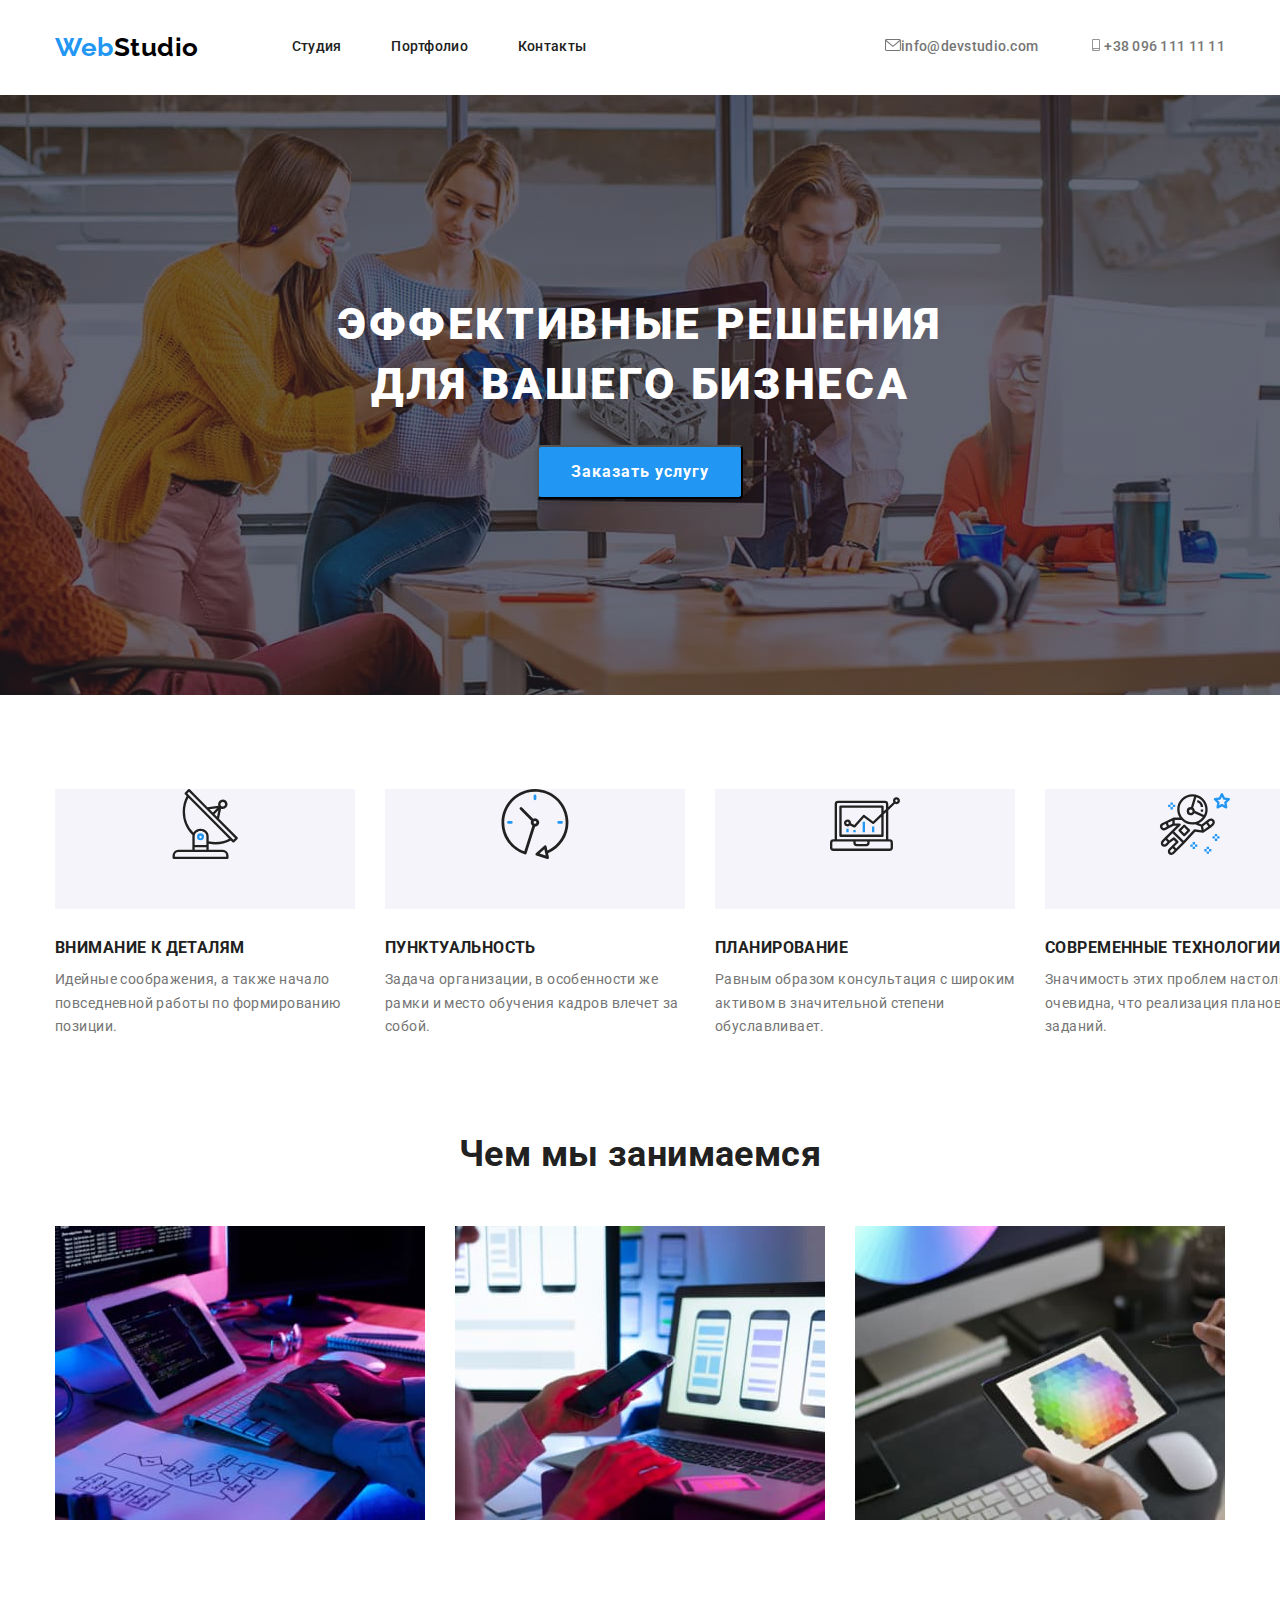
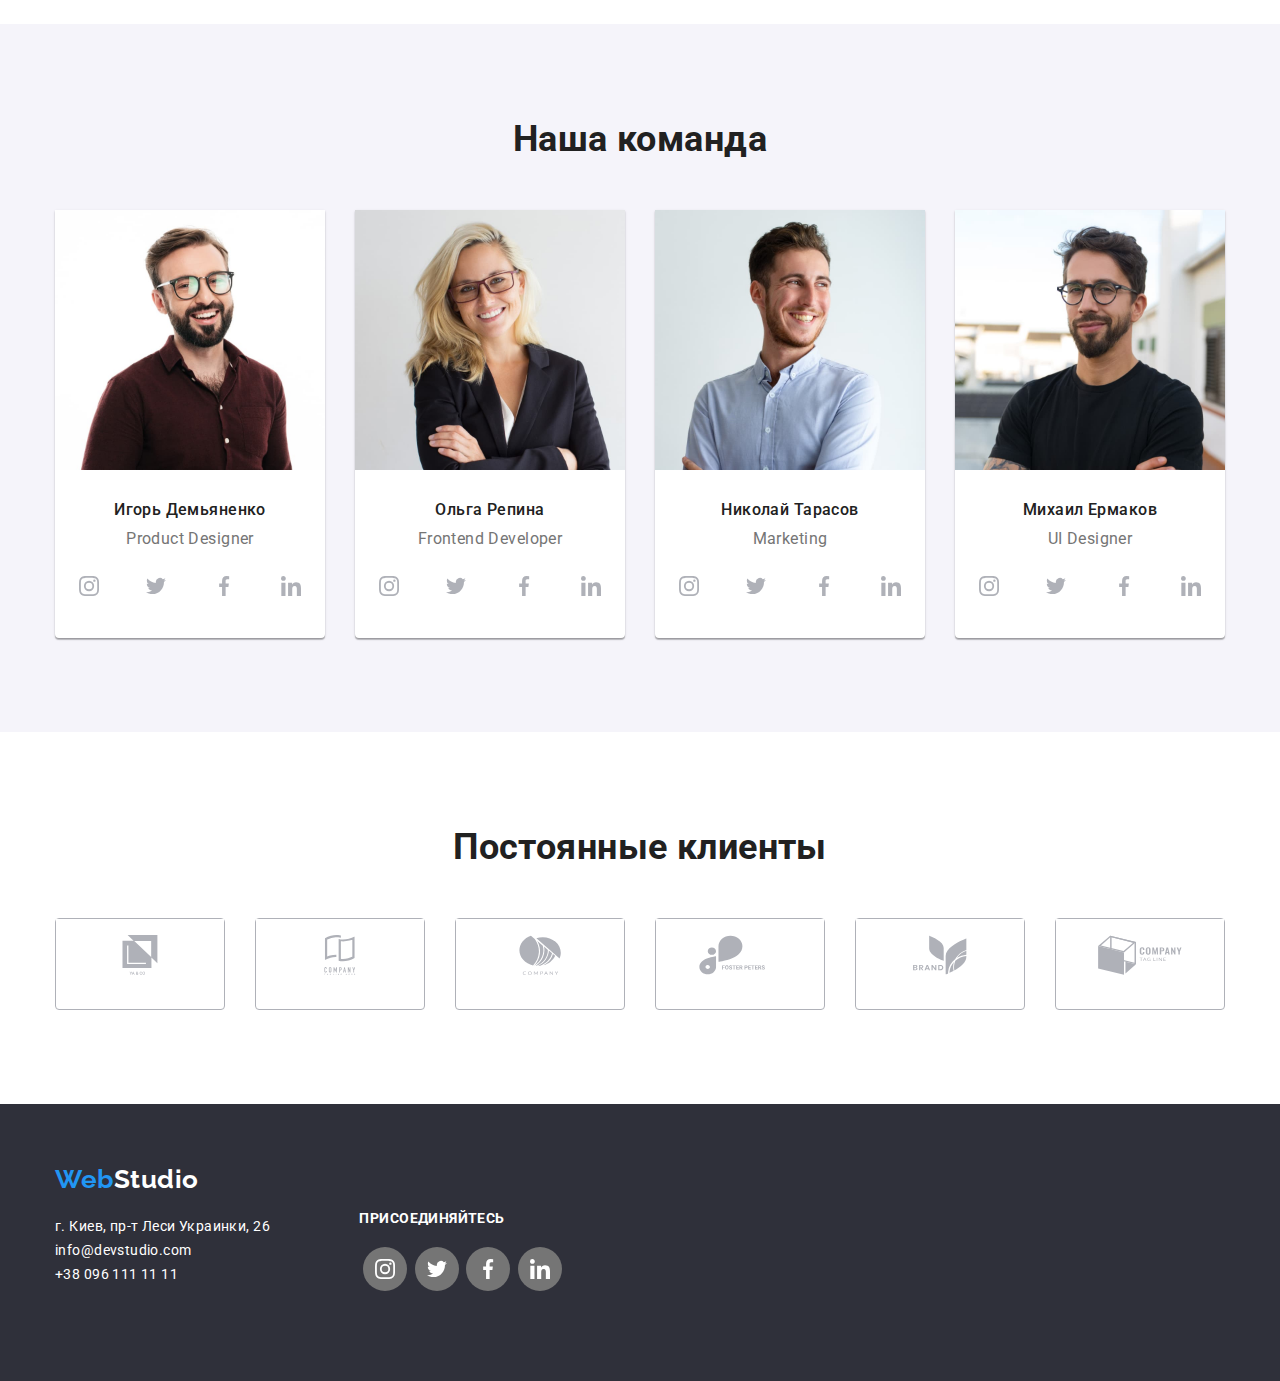
<file: index.html>
<!DOCTYPE html>
<html lang="ru">
<head>
    <meta charset="UTF-8">
    <meta http-equiv="X-UA-Compatible" content="IE=edge">
    <meta name="viewport" content="width=device-width, initial-scale=1.0">
    <title>Document</title>
    <link rel="preconnect" href="https://fonts.gstatic.com">
    <link href="https://fonts.googleapis.com/css2?family=Raleway:wght@700&family=Roboto:wght@400;500;700;900&display=swap"
        rel="stylesheet">
    <link rel="stylesheet" href="https://cdnjs.cloudflare.com/ajax/libs/modern-normalize/1.0.0/modern-normalize.min.css"> 
    <link rel="stylesheet" href="./css/styles.css">
</head>
<body>
    <!-- Header -->
    <header class="page-header">
        <div class="container main-nav"> 
            <nav class="nav-list"> 
                <a href="./index.html" class="link logo-1" lang="en">Web
                    <span class="logo-2">Studio</span>
                </a>
                <ul class="list site-nav">
                    <li class="item"><a href="./index.html" class="link link-external">Студия</a></li>
                    <li class="item"><a href="./portfolio.html" class="link link-external">Портфолио</a></li>
                    <li class="item"><a href="" class="link link-external">Контакты</a></li>                  
                </ul>
            </nav>
            <ul class="list auth-nav">
                <li class="item">
                    <a href="mailto:info@devstudio.com" class="link link-internal">
                        <svg class="icon-nav" width="16px" height="12px">
                            <use href="./images/sprite_1.svg#icon-envelope"></use>
                        </svg>
                        info@devstudio.com</a>
                </li>                    
                <li class="item">
                    <a href="tel:+380961111111" class="link link-internal">
                        <svg class="icon-nav" width="16px" height="12px">
                            <use href="./images/sprite_1.svg#icon-smartphone"></use>
                        </svg>
                        +38 096 111 11 11</a>
                </li>
            </ul>
        </div>
    </header>
    <!-- Contant page -->
    <main> 
        <!-- Hero -->
        <section class="hero">
            <h1 class="hero-title">Эффективные решения для вашего бизнеса</h1>
            <button type="button" class="button">Заказать услугу</button>
        </section>      
         <!-- Features of work -->
        <section class="feature section">
           <div class="container">
                <h2 hidden>Особенности работы</h2>
                <ul class="list feature-list">
                    <li class="item">
                        <div class="icon-container">
                            <svg class="icon" height="70px">
                                <use href="./images/sprite_1.svg#icon-antenna"></use>
                            </svg>
                        </div>
                        <h3 class="feature-title">Внимание к деталям</h3>
                        <p class="feature-description">Идейные соображения, а также начало повседневной работы по формированию позиции.
                        </p>
                    </li>
                    <li class="item">
                        <div class="icon-container">
                            <svg class="icon" height="70px">
                                <use href="./images/sprite_1.svg#icon-clock"></use>
                            </svg>
                        </div>
                        <h3 class="feature-title">Пунктуальность</h3>
                        <p class="feature-description">Задача организации, в особенности же рамки и место обучения кадров влечет за
                            собой.</p>
                    </li>
                    <li class="item">
                        <div class="icon-container">
                            <svg class="icon" height="70px">
                                <use href="./images/sprite_1.svg#icon-diagram"></use>
                            </svg>
                        </div>
                        <h3 class="feature-title">Планирование</h3>
                        <p class="feature-description">Равным образом консультация с широким активом в значительной степени
                            обуславливает.</p>
                    </li>
                    <li class="item">
                        <div class="icon-container">
                            <svg class="icon" height="70px">
                                <use href="./images/sprite_1.svg#icon-astronaut"></use>
                            </svg>
                        </div>
                        <h3 class="feature-title">Современные технологии</h3>
                        <p class="feature-description">Значимость этих проблем настолько очевидна, что реализация плановых заданий.</p>
                    </li>
                </ul>
           </div>
        </section>
        <!-- Our services -->
        <section class="services">
           <div class="container">
                <h2 class="section-title">Чем мы занимаемся</h2>
                <ul class="list list-services">
                    <li class="item">
                        <img src="./images/box_1.jpg" alt="Декстопная разработка" width="370">
                    </li>
                    <li class="item">
                        <img src="./images/box_2.jpg" alt="Мобильная разработка" width="370">
                    </li>
                    <li class="item">
                        <img src="./images/box_3.jpg" alt="Дизайн" width="370">
                    </li>
                </ul>
           </div>
        </section>
        <!-- Team -->
        <section class="team section">
           <div class="container">
                <h2 class="section-title">Наша команда</h2>
                <ul class="list list-team">
                    <li class="item">
                        <img src="./images/photo_1.jpg" alt="Фото продакт дизайнера" width="270">
                        <h3 class="full-name">Игорь Демьяненко</h3>
                        <p class="position">Product Designer</p>
                        <ul class="list-icon">
                            <li class="icon-item">
                                <a href="" class="link social-list-link">
                                    <svg class="social-list-icon" width="20px" height="20px">
                                        <use href="./images/sprite_1.svg#icon-instagram"></use>
                                    </svg>
                                </a>
                            </li>
                            <li>
                                <a href="" class="link social-list-link">
                                    <svg width="20px" height="20px">
                                        <use href="./images/sprite_1.svg#icon-twitter"></use>
                                    </svg>
                                </a>
                            </li>
                            <li>
                                <a href="" class="link social-list-link">
                                    <svg width="20px" height="20px">
                                        <use href="./images/sprite_1.svg#icon-facebook"></use>
                                    </svg>
                                </a>
                            </li>
                            <li>
                                <a href="" class="link social-list-link">
                                    <svg width="20px" height="20px">
                                        <use href="./images/sprite_1.svg#icon-linkedin"></use>
                                    </svg>
                                </a>
                            </li>
                        </ul>
                    </li>
                    <li class="item">
                        <img src="./images/photo_2.jpg" alt="Фото фронтенд девелопера" width="270">
                        <h3 class="full-name">Ольга Репина</h3>
                        <p class="position">Frontend Developer</p>
                        <ul class="list-icon">
                            <li>
                                <a href="" class="link social-list-link">
                                    <svg width="20px" height="20px">
                                        <use href="./images/sprite_1.svg#icon-instagram"></use>
                                    </svg>
                                </a>
                            </li>
                            <li>
                                <a href="" class="link social-list-link">
                                    <svg width="20px" height="20px">
                                        <use href="./images/sprite_1.svg#icon-twitter"></use>
                                    </svg>
                                </a>
                            </li>
                            <li>
                                <a href="" class="link social-list-link">
                                    <svg width="20px" height="20px">
                                        <use href="./images/sprite_1.svg#icon-facebook"></use>
                                    </svg>
                                </a>
                            </li>
                            <li>
                                <a href="" class="link social-list-link">
                                    <svg width="20px" height="20px">
                                        <use href="./images/sprite_1.svg#icon-linkedin"></use>
                                    </svg>
                                </a>
                            </li>
                        </ul>
                        </li>
                    </li>
                    <li class="item">
                        <img src="./images/photo_3.jpg" alt="Фото маркетолога" width="270">
                        <h3 class="full-name">Николай Тарасов</h3>
                        <p class="position">Marketing</p>
                        <ul class="list-icon">
                            <li>
                                <a href="" class="link social-list-link">
                                    <svg width="20px" height="20px">
                                        <use href="./images/sprite_1.svg#icon-instagram"></use>
                                    </svg>
                                </a>
                            </li>
                            <li>
                                <a href="" class="link social-list-link">
                                    <svg width="20px" height="20px">
                                        <use href="./images/sprite_1.svg#icon-twitter"></use>
                                    </svg>
                                </a>
                            </li>
                            <li>
                                <a href="" class="link social-list-link">
                                    <svg width="20px" height="20px">
                                        <use href="./images/sprite_1.svg#icon-facebook"></use>
                                    </svg>
                                </a>
                            </li>
                            <li>
                                <a href="" class="link social-list-link">
                                    <svg width="20px" height="20px">
                                        <use href="./images/sprite_1.svg#icon-linkedin"></use>
                                    </svg>
                                </a>
                            </li>
                        </ul>
                        </li>
                    </li>
                    <li class="item">
                        <img src="./images/photo_4.jpg" alt="Фото дизайнера" width="270">
                        <h3 class="full-name">Михаил Ермаков</h3>
                        <p class="position">UI Designer</p>
                        <ul class="list-icon">
                            <li>
                                <a href="" class="link social-list-link">
                                    <svg width="20px" height="20px">
                                        <use href="./images/sprite_1.svg#icon-instagram"></use>
                                    </svg>
                                </a>
                            </li>
                            <li>
                                <a href="" class="link social-list-link">
                                    <svg width="20px" height="20px">
                                        <use href="./images/sprite_1.svg#icon-twitter"></use>
                                    </svg>
                                </a>
                            </li>
                            <li>
                                <a href="" class="link social-list-link">
                                    <svg width="20px" height="20px">
                                        <use href="./images/sprite_1.svg#icon-facebook"></use>
                                    </svg>
                                </a>
                            </li>
                            <li>
                                <a href="" class="link social-list-link">
                                    <svg width="20px" height="20px">
                                        <use href="./images/sprite_1.svg#icon-linkedin"></use>
                                    </svg>
                                </a>
                            </li>
                        </ul>
                        </li>
                    </li>
                </ul>
           </div>
        </section>
        <!-- Clients -->
        <section class="client section">
            <div class="container">
                <h2 class="section-title">Постоянные клиенты</h2>
                <ul class="list list-client">
                    <li class="client-item">
                        <a href="" class="link link-client">
                            <svg height="40px">
                                <use href="./images/sprite_1.svg#icon-client_1"></use>
                            </svg>
                        </a>
                    </li>
                    <li class="client-item">
                        <a href="" class="link link-client">
                            <svg height="40px">
                                <use href="./images/sprite_1.svg#icon-client_2"></use>
                            </svg>
                        </a>
                    </li>
                    <li class="client-item">
                        <a href="" class="link link-client">
                            <svg height="40px">
                                <use href="./images/sprite_1.svg#icon-client_3"></use>
                            </svg>
                        </a>
                    </li>
                    <li class="client-item">
                        <a href="" class="link link-client">
                            <svg height="40px">
                                <use href="./images/sprite_1.svg#icon-client_4"></use>
                            </svg>
                        </a>
                    </li>
                    <li class="client-item">
                        <a href="" class="link link-client">
                            <svg height="40px">
                                <use href="./images/sprite_1.svg#icon-client_5"></use>
                            </svg>
                        </a>
                    </li>
                    <li class="client-item">
                        <a href="" class="link link-client">
                            <svg height="40px">
                                <use href="./images/sprite_1.svg#icon-client_6"></use>
                            </svg>
                        </a>
                    </li>
                </ul>
            </div>
        </section>
    </main>
    <!-- Footer -->
    <footer class="contacs">
        <div class="container">
            <div class="contacs-address">
                <a href="./index.html" class="link logo-1" lang="en">Web
                    <span class="logo-3">Studio</span>
                </a>
                <address class="contacs-item">
                    <ul class="list">
                        <li>
                            <p class="address">г. Киев, пр-т Леси Украинки, 26</p>
                        </li>
                        <li>
                            <a href="mailto:info@devstudio.com" class="address">info@devstudio.com</a>
                        </li>
                        <li>
                            <a href="tel:+380961111111" class="address">+38 096 111 11 11</a>
                        </li>
                    </ul>
                </address>
            </div>
            <div class="contacs-link">
                <h3 class="contact-title">Присоединяйтесь</h3>
                <ul class="list-icon">
                    <li>
                        <a href="" class="link contact-list-link">
                            <svg width="20px" height="20px">
                                <use href="./images/sprite_1.svg#icon-instagram"></use>
                            </svg>
                        </a>
                    </li>
                    <li>
                        <a href="" class="link contact-list-link">
                            <svg width="20px" height="20px">
                                <use href="./images/sprite_1.svg#icon-twitter"></use>
                            </svg>
                        </a>
                    </li>
                    <li>
                        <a href="" class="link contact-list-link">
                            <svg width="20px" height="20px">
                                <use href="./images/sprite_1.svg#icon-facebook"></use>
                            </svg>
                        </a>
                    </li>
                    <li>
                        <a href="" class="link contact-list-link">
                            <svg width="20px" height="20px">
                                <use href="./images/sprite_1.svg#icon-linkedin"></use>
                            </svg>
                        </a>
                    </li>
                </ul>
            </div>           
        </div>
    </footer>
</body>
</html>
</file>
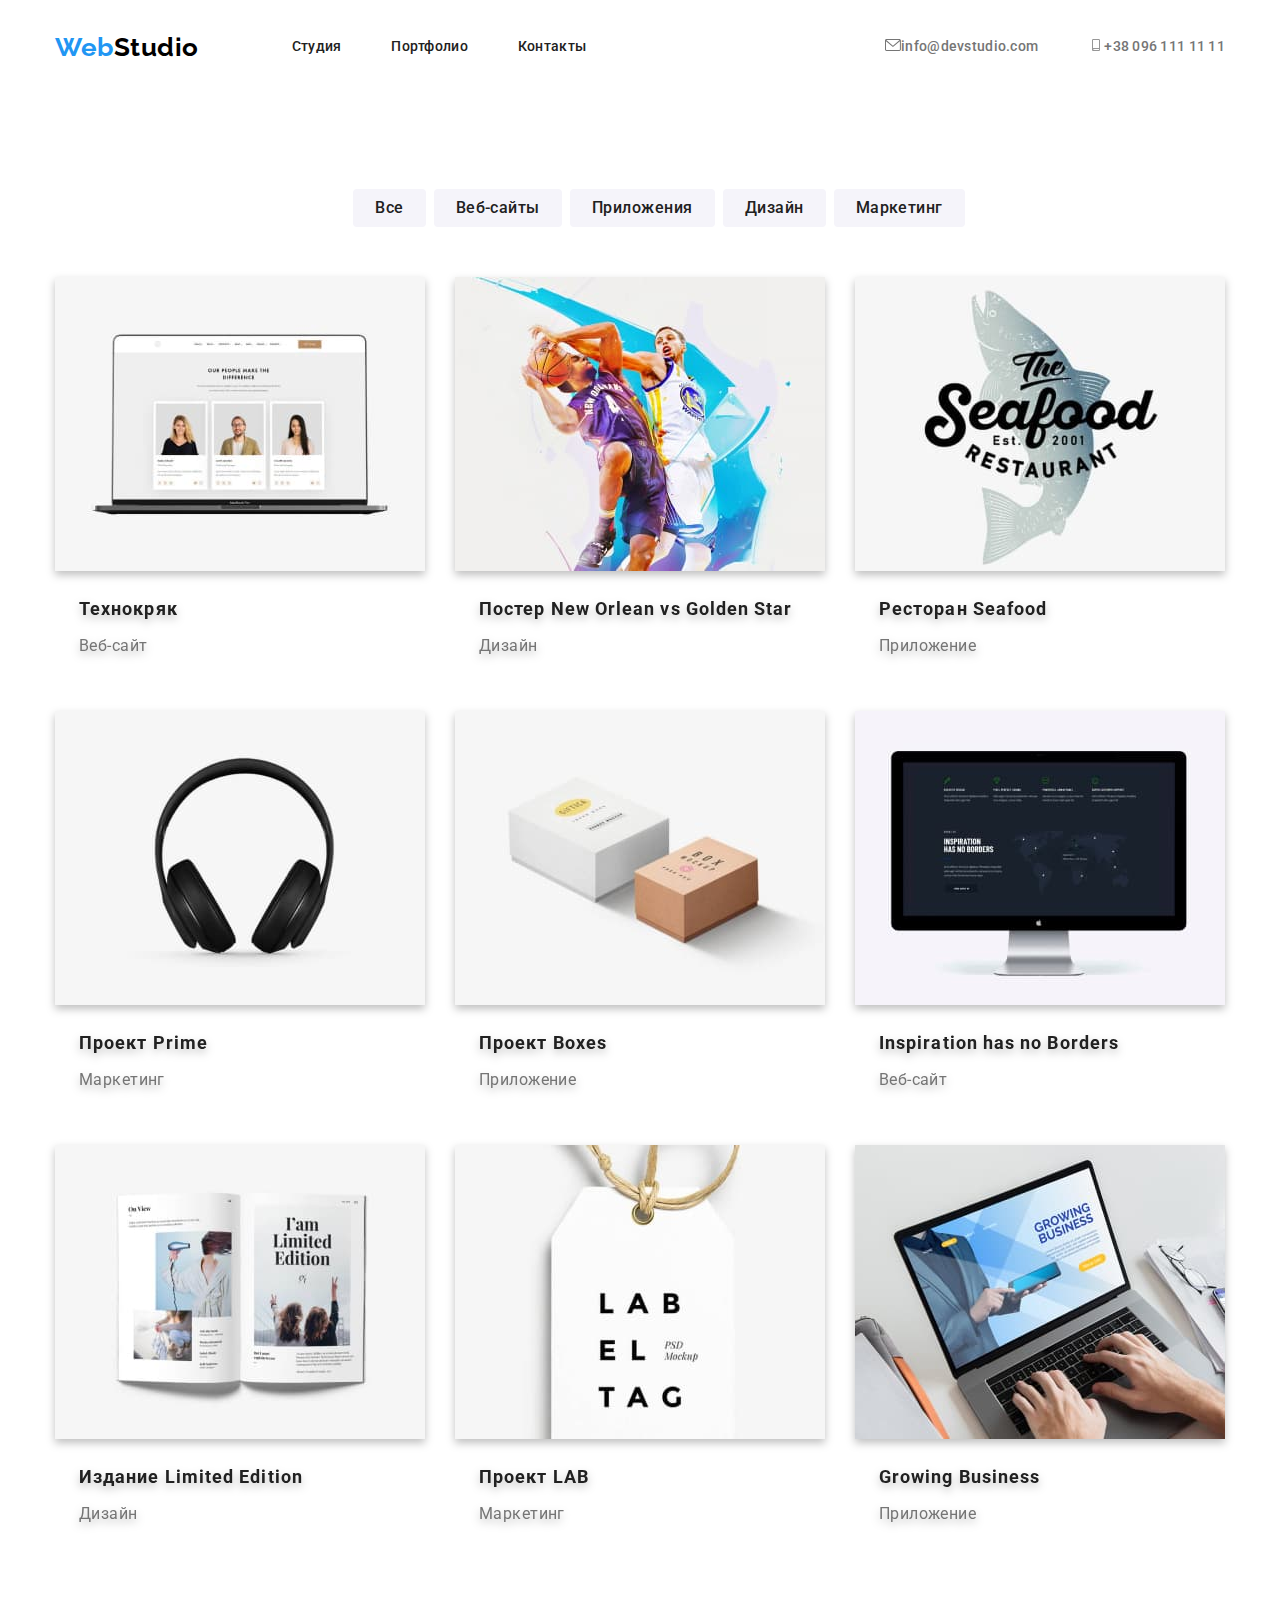
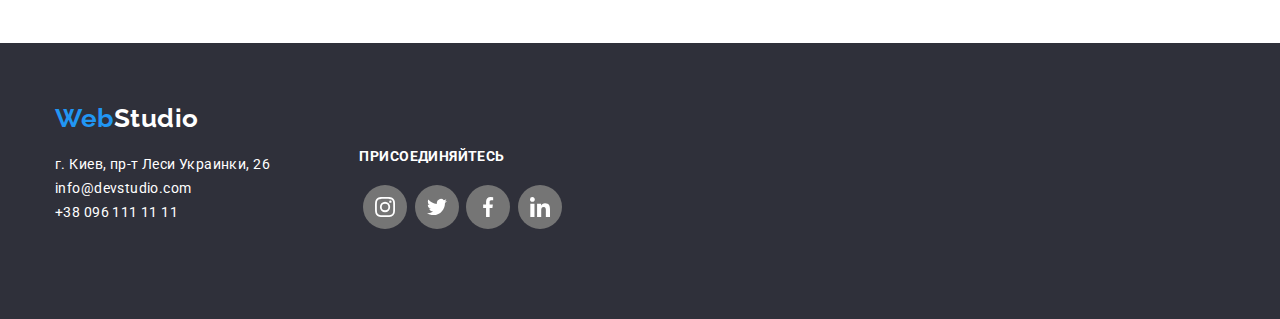
<file: portfolio.html>
<!DOCTYPE html>
<html lang="ru">
<head>
    <meta charset="UTF-8">
    <meta http-equiv="X-UA-Compatible" content="IE=edge">
    <meta name="viewport" content="width=device-width, initial-scale=1.0">
    <title>Document</title>
    <link rel="preconnect" href="https://fonts.gstatic.com">
    <link href="https://fonts.googleapis.com/css2?family=Raleway:wght@700&family=Roboto:wght@400;500;700;900&display=swap"
        rel="stylesheet">
    <link rel="stylesheet" href="https://cdnjs.cloudflare.com/ajax/libs/modern-normalize/1.0.0/modern-normalize.min.css">
    <link rel="stylesheet" href="./css/styles.css">
</head>
<body>
    <!-- Header -->
    <header class="page-header">
        <div class="container main-nav">
            <nav class="nav-list">
                <a href="./index.html" class="link logo-1" lang="en">Web
                    <span class="logo-2">Studio</span>
                </a>
                <ul class="list site-nav">
                    <li class="item"><a href="./index.html" class="link link-external">Студия</a></li>
                    <li class="item"><a href="./portfolio.html" class="link link-external">Портфолио</a></li>
                    <li class="item"><a href="" class="link link-external">Контакты</a></li>
                </ul>
            </nav>
            <ul class="list auth-nav">
                <li class="item">
                    <a href="mailto:info@devstudio.com" class="link link-internal">
                        <svg class="icon-nav" width="16px" height="12px">
                            <use href="./images/sprite.svg#icon-envelope"></use>
                        </svg>
                        info@devstudio.com</a>
                </li>
                <li class="item">
                    <a href="tel:+380961111111" class="link link-internal">
                        <svg class="icon-nav" width="16px" height="12px">
                            <use href="./images/sprite.svg#icon-smartphone"></use>
                        </svg>
                        +38 096 111 11 11</a>
                </li>
            </ul>
        </div>
    </header>
    <!-- Contant page -->
    <main class="contant-page">
        <div class="container">
            <!-- Our projects -->
            <section class="filter">
                <div class="container">
                    <h1 hidden>Фильтр</h1>
                    <ul class="list filter-list">
                        <li >
                            <button type="button" class="button-filter">Все</button>
                        </li>
                        <li>
                            <button type="button" class="button-filter">Веб-сайты</button>
                        </li>
                        <li>
                            <button type="button" class="button-filter">Приложения</button>
                        </li>
                        <li>
                            <button type="button" class="button-filter">Дизайн</button>
                        </li>
                        <li>
                            <button type="button" class="button-filter">Маркетинг</button>
                        </li>
                    </ul>
                </div>
                <ul class="list card-list">
                    <li class="item">
                        <a href="" class="card">
                            <div class="card-thumb">
                                <img src="./images/project_1.jpg" alt="Пример проекта" width="370">
                            </div>
                            <div class="card-content">
                                    <h2 class="project-name">Технокряк</h2>
                                    <p class="project-type">Веб-сайт</p>
                            </div>
                        </a>
                    </li>
                    <li class="item">
                        <a href="" class="card">
                            <div class="card-thumb">
                                <img src="./images/project_2.jpg" alt="Пример проекта" width="370">
                            </div>
                            <div class="card-content">
                                <h2 class="project-name">Постер New Orlean vs Golden Star</h2>
                                <p class="project-type">Дизайн</p>
                            </div>
                        </a>
                    </li>
                    <li class="item">
                        <a href="" class="card">
                            <div class="card-thumb">
                                <img src="./images/project_3.jpg" alt="Пример проекта" width="370">
                            </div>
                            <div class="card-content">
                                <h2 class="project-name">Ресторан Seafood</h2>
                                <p class="project-type">Приложение</p>
                            </div>
                        </a>
                    </li>
                    <li class="item">
                        <a href="" class="card">
                            <div class="card-thumb">
                                <img src="./images/project_4.jpg" alt="Пример проекта" width="370">
                            </div>
                            <div class="card-content">
                                <h2 class="project-name">Проект Prime</h2>
                                <p class="project-type">Маркетинг</p>
                            </div>
                        </a>
                    </li>
                    <li class="item">
                        <a href="" class="card">
                            <div class="card-thumb">
                                <img src="./images/project_5.jpg" alt="Пример проекта" width="370">
                            </div>
                            <div class="card-content">
                                <h2 class="project-name">Проект Boxes</h2>
                                <p class="project-type">Приложение</p>
                            </div>
                        </a>
                    </li>
                    <li class="item">
                        <a href="" class="card">
                            <div class="card-thumb">
                                <img src="./images/project_6.jpg" alt="Пример проекта" width="370">
                            </div>
                            <div class="card-content">
                                <h2 class="project-name">Inspiration has no Borders</h2>
                                <p class="project-type">Веб-сайт</p>
                            </div>
                        </a>
                    </li>
                    <li class="item">
                        <a href="" class="card">
                            <div class="card-thumb">
                                <img src="./images/project_7.jpg" alt="Пример проекта" width="370">
                            </div>
                            <div class="card-content">
                                <h2 class="project-name">Издание Limited Edition</h2>
                                <p class="project-type">Дизайн</p>
                            </div>
                        </a>
                    </li>
                    <li class="item">
                        <a href="" class="card">
                            <div class="card-thumb">
                                <img src="./images/project_8.jpg" alt="Пример проекта" width="370">
                            </div>
                            <div class="card-content">
                                <h2 class="project-name">Проект LAB</h2>
                                <p class="project-type">Маркетинг</p>
                            </div>
                        </a>
                    </li>
                    <li class="item">
                        <a href="" class="card">
                            <div class="card-thumb">
                                <img src="./images/project_9.jpg" alt="Пример проекта" width="370">
                            </div>
                            <div class="card-content">
                                <h2 class="project-name">Growing Business</h2>
                                <p class="project-type">Приложение</p>
                            </div>
                        </a>
                    </li>
                </ul>
            </section>
        </div>
    </main>
    <!-- Footer -->
    <footer class="contacs">
        <div class="container">
            <div class="contacs-address">
                <a href="./index.html" class="link logo-1" lang="en">Web
                    <span class="logo-3">Studio</span>
                </a>
                <address class="contacs-item">
                    <ul class="list">
                        <li>
                            <p class="address">г. Киев, пр-т Леси Украинки, 26</p>
                        </li>
                        <li>
                            <a href="mailto:info@devstudio.com" class="address">info@devstudio.com</a>
                        </li>
                        <li>
                            <a href="tel:+380961111111" class="address">+38 096 111 11 11</a>
                        </li>
                    </ul>
                </address>
            </div>
            <div class="contacs-link">
                <h3 class="contact-title">Присоединяйтесь</h3>
                <ul class="list-icon">
                    <li>
                        <a href="" class="link contact-list-link">
                            <svg width="20px" height="20px">
                                <use href="./images/sprite_1.svg#icon-instagram"></use>
                            </svg>
                        </a>
                    </li>
                    <li>
                        <a href="" class="link contact-list-link">
                            <svg width="20px" height="20px">
                                <use href="./images/sprite_1.svg#icon-twitter"></use>
                            </svg>
                        </a>
                    </li>
                    <li>
                        <a href="" class="link contact-list-link">
                            <svg width="20px" height="20px">
                                <use href="./images/sprite_1.svg#icon-facebook"></use>
                            </svg>
                        </a>
                    </li>
                    <li>
                        <a href="" class="link contact-list-link">
                            <svg width="20px" height="20px">
                                <use href="./images/sprite_1.svg#icon-linkedin"></use>
                            </svg>
                        </a>
                    </li>
                </ul>
            </div>
        </div>
    </footer>
</body>
</html>
</file>
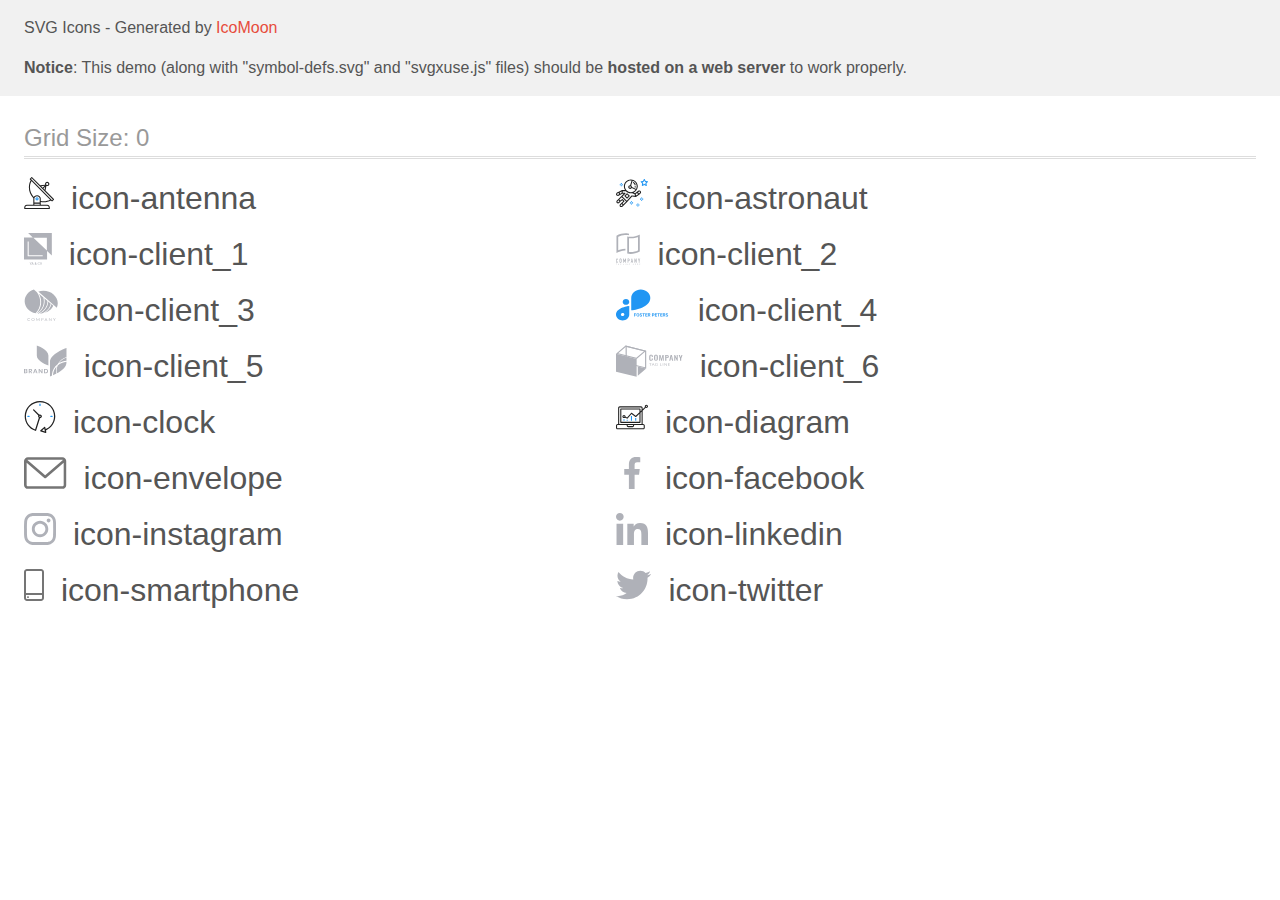
<file: icon/icomoon/demo-external-svg.html>
<!doctype html>
<html>
<head>
    <title>IcoMoon - SVG Icons</title>
    <meta charset="utf-8">
    <meta name="viewport" content="width=device-width, initial-scale=1">
    <link rel="stylesheet" href="demo-files/demo.css">
    <link rel="stylesheet" href="style.css">
</head>
<body>
<header class="bgc1 clearfix">
<div class="mhl">
    <p>SVG Icons - Generated by <a href="https://icomoon.io/app">IcoMoon</a></p><p><strong>Notice</strong>: This demo (along with "symbol-defs.svg" and "svgxuse.js" files) should be <b>hosted on a web server</b> to work properly.</p>
</div>
</header>
    <div class="clearfix mhl ptl">
        <h1 class="mvm mtn fgc1">Grid Size: 0</h1>
        <div class="glyph fs1">
            <div class="clearfix pbs">
                <svg class="icon icon-antenna"><use xlink:href="symbol-defs.svg#icon-antenna"></use></svg><span class="name"> icon-antenna</span>
            </div>
        </div>
        <div class="glyph fs1">
            <div class="clearfix pbs">
                <svg class="icon icon-astronaut"><use xlink:href="symbol-defs.svg#icon-astronaut"></use></svg><span class="name"> icon-astronaut</span>
            </div>
        </div>
        <div class="glyph fs1">
            <div class="clearfix pbs">
                <svg class="icon icon-client_1"><use xlink:href="symbol-defs.svg#icon-client_1"></use></svg><span class="name"> icon-client_1</span>
            </div>
        </div>
        <div class="glyph fs1">
            <div class="clearfix pbs">
                <svg class="icon icon-client_2"><use xlink:href="symbol-defs.svg#icon-client_2"></use></svg><span class="name"> icon-client_2</span>
            </div>
        </div>
        <div class="glyph fs1">
            <div class="clearfix pbs">
                <svg class="icon icon-client_3"><use xlink:href="symbol-defs.svg#icon-client_3"></use></svg><span class="name"> icon-client_3</span>
            </div>
        </div>
        <div class="glyph fs1">
            <div class="clearfix pbs">
                <svg class="icon icon-client_4"><use xlink:href="symbol-defs.svg#icon-client_4"></use></svg><span class="name"> icon-client_4</span>
            </div>
        </div>
        <div class="glyph fs1">
            <div class="clearfix pbs">
                <svg class="icon icon-client_5"><use xlink:href="symbol-defs.svg#icon-client_5"></use></svg><span class="name"> icon-client_5</span>
            </div>
        </div>
        <div class="glyph fs1">
            <div class="clearfix pbs">
                <svg class="icon icon-client_6"><use xlink:href="symbol-defs.svg#icon-client_6"></use></svg><span class="name"> icon-client_6</span>
            </div>
        </div>
        <div class="glyph fs1">
            <div class="clearfix pbs">
                <svg class="icon icon-clock"><use xlink:href="symbol-defs.svg#icon-clock"></use></svg><span class="name"> icon-clock</span>
            </div>
        </div>
        <div class="glyph fs1">
            <div class="clearfix pbs">
                <svg class="icon icon-diagram"><use xlink:href="symbol-defs.svg#icon-diagram"></use></svg><span class="name"> icon-diagram</span>
            </div>
        </div>
        <div class="glyph fs1">
            <div class="clearfix pbs">
                <svg class="icon icon-envelope"><use xlink:href="symbol-defs.svg#icon-envelope"></use></svg><span class="name"> icon-envelope</span>
            </div>
        </div>
        <div class="glyph fs1">
            <div class="clearfix pbs">
                <svg class="icon icon-facebook"><use xlink:href="symbol-defs.svg#icon-facebook"></use></svg><span class="name"> icon-facebook</span>
            </div>
        </div>
        <div class="glyph fs1">
            <div class="clearfix pbs">
                <svg class="icon icon-instagram"><use xlink:href="symbol-defs.svg#icon-instagram"></use></svg><span class="name"> icon-instagram</span>
            </div>
        </div>
        <div class="glyph fs1">
            <div class="clearfix pbs">
                <svg class="icon icon-linkedin"><use xlink:href="symbol-defs.svg#icon-linkedin"></use></svg><span class="name"> icon-linkedin</span>
            </div>
        </div>
        <div class="glyph fs1">
            <div class="clearfix pbs">
                <svg class="icon icon-smartphone"><use xlink:href="symbol-defs.svg#icon-smartphone"></use></svg><span class="name"> icon-smartphone</span>
            </div>
        </div>
        <div class="glyph fs1">
            <div class="clearfix pbs">
                <svg class="icon icon-twitter"><use xlink:href="symbol-defs.svg#icon-twitter"></use></svg><span class="name"> icon-twitter</span>
            </div>
        </div>
  </div>
<script defer src="svgxuse.js"></script>
</body>
</html>
</file>
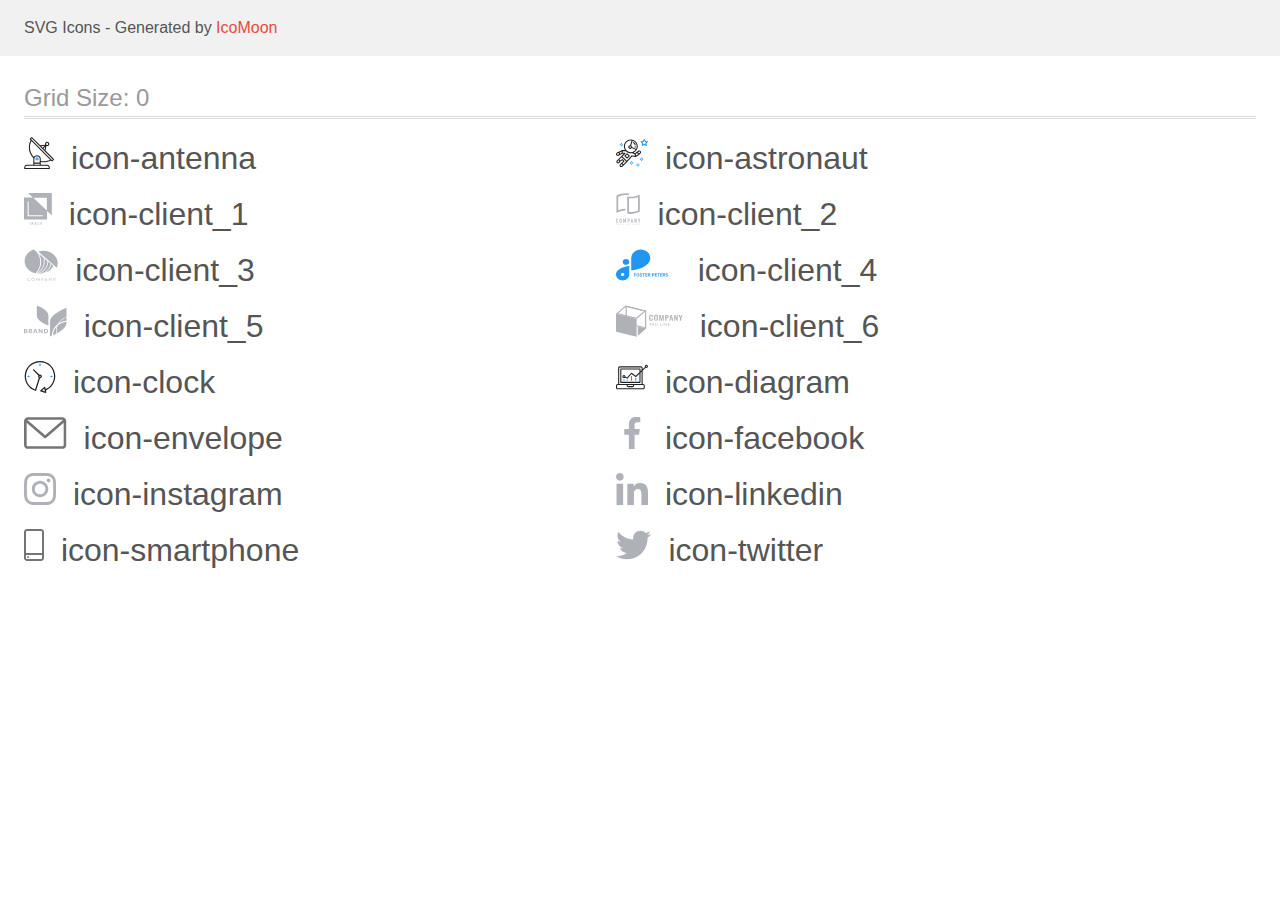
<file: icon/icomoon/demo.html>
<!doctype html>
<html>
<head>
    <title>IcoMoon - SVG Icons</title>
    <meta charset="utf-8">
    <meta name="viewport" content="width=device-width, initial-scale=1">
    <link rel="stylesheet" href="demo-files/demo.css">
    <link rel="stylesheet" href="style.css">
</head>
<body>
<svg aria-hidden="true" style="position: absolute; width: 0; height: 0; overflow: hidden;" version="1.1" xmlns="http://www.w3.org/2000/svg" xmlns:xlink="http://www.w3.org/1999/xlink">
<defs>
<symbol id="icon-antenna" viewBox="0 0 30 32">
<path fill="#212121" style="fill: var(--color1, #212121)" d="M29.859 22.098l-8.443-8.505 0.937-4.616c0.225 0.090 0.485 0.144 0.758 0.146h0.007c0.008 0 0.017 0 0.026 0 1.192 0 2.159-0.967 2.159-2.159s-0.967-2.159-2.159-2.159c-1.192 0-2.159 0.967-2.159 2.159 0 0.259 0.046 0.508 0.13 0.739l-0.005-0.015-4.96 0.606-8.091-8.133c-0.096-0.098-0.229-0.159-0.376-0.16h-0c-0.14 0.001-0.274 0.057-0.373 0.155l-1.512 1.504c-0.096 0.097-0.156 0.23-0.156 0.377s0.060 0.281 0.156 0.377v0l0.814 0.825c-1.143 2.062-1.816 4.522-1.816 7.139 0 4.106 1.656 7.824 4.336 10.525l-0.001-0.001c0.043 0.041 0.092 0.074 0.146 0.097-0.032 0.164-0.051 0.353-0.052 0.546v6.188h-6.4c-1.472 0.001-2.666 1.194-2.667 2.666v1.067c0 0.295 0.239 0.534 0.534 0.534h24.534c0.294 0 0.533-0.239 0.533-0.534v-1.067c-0.002-1.472-1.195-2.665-2.666-2.666h-6.4v-2.742c1.003 0.21 2.024 0.317 3.049 0.32 2.58-0.003 5.005-0.663 7.117-1.822l-0.077 0.039 0.818 0.823c0.099 0.101 0.235 0.159 0.376 0.16 0.14-0.001 0.274-0.057 0.373-0.155l1.512-1.504c0.096-0.097 0.156-0.23 0.156-0.377s-0.060-0.281-0.156-0.377v0zM22.366 6.233c0.193-0.192 0.459-0.31 0.752-0.31 0.589 0 1.067 0.478 1.067 1.066s-0.477 1.066-1.067 1.066c-0 0-0 0-0 0h-0.004c-0.587-0.003-1.061-0.479-1.061-1.066 0-0.295 0.12-0.563 0.314-0.756l0-0h-0.002zM21.11 9.737l-0.598 2.946-1.175-1.183 1.774-1.763zM20.504 8.835l-1.92 1.909-1.486-1.493 3.406-0.416zM23.090 28.8c0.884 0 1.6 0.716 1.6 1.6v0 0.534h-23.466v-0.534c0-0.884 0.716-1.6 1.6-1.6v0h20.267zM15.623 26.666v1.067h-5.334v-1.067h5.334zM10.29 25.6v-4.053c0-1.294 1.196-2.346 2.666-2.346s2.667 1.053 2.667 2.346v4.053h-5.333zM16.69 23.904v-2.357c0-1.882-1.675-3.413-3.733-3.413-0.017-0-0.038-0-0.058-0-1.353 0-2.54 0.707-3.213 1.771l-0.009 0.016c-2.36-2.482-3.812-5.846-3.812-9.55 0-2.314 0.567-4.496 1.569-6.414l-0.036 0.077 18.602 18.709c-1.823 0.947-3.979 1.502-6.266 1.502-1.079 0-2.128-0.124-3.136-0.357l0.093 0.018zM27.979 23.22l-21.057-21.181 0.754-0.752 7.935 7.98c0.004 0 0.006 0.007 0.010 0.010l13.115 13.191-0.757 0.752z"></path>
<path fill="#2196f3" style="fill: var(--color2, #2196f3)" d="M12.961 20.267h-0.005c-0.001 0-0.002 0-0.002 0-0.884 0-1.6 0.716-1.6 1.6s0.715 1.599 1.597 1.6h0.005c0.001 0 0.001 0 0.002 0 0.884 0 1.6-0.716 1.6-1.6s-0.715-1.599-1.598-1.6h-0zM13.334 22.245c-0.096 0.096-0.229 0.155-0.376 0.155-0.295 0-0.534-0.239-0.534-0.534s0.238-0.533 0.532-0.533h0c0.293 0.001 0.531 0.239 0.531 0.533 0 0.148-0.060 0.282-0.157 0.378l-0 0h0.005z"></path>
</symbol>
<symbol id="icon-astronaut" viewBox="0 0 32 32">
<path fill="#2196f3" style="fill: var(--color2, #2196f3)" d="M31.974 4.524c-0.064-0.191-0.227-0.332-0.427-0.362l-0.003-0-1.911-0.278-0.855-1.731c-0.179-0.365-0.777-0.365-0.956 0l-0.855 1.731-1.911 0.278c-0.26 0.039-0.457 0.26-0.457 0.528 0 0.15 0.062 0.285 0.161 0.382l1.383 1.348-0.326 1.903c-0.034 0.2 0.048 0.402 0.212 0.522 0.166 0.12 0.383 0.135 0.562 0.040l1.709-0.899 1.709 0.899c0.072 0.038 0.157 0.061 0.247 0.061 0.295 0 0.534-0.239 0.534-0.534 0-0.031-0.003-0.062-0.008-0.092l0 0.003-0.326-1.903 1.383-1.348c0.099-0.097 0.161-0.233 0.161-0.382 0-0.059-0.009-0.115-0.027-0.168l0.001 0.004zM29.511 5.851c-0.126 0.122-0.183 0.299-0.153 0.472l0.191 1.114-1-0.526c-0.072-0.039-0.158-0.062-0.249-0.062s-0.177 0.023-0.252 0.063l0.003-0.001-1 0.526 0.191-1.114c0.005-0.027 0.008-0.059 0.008-0.091 0-0.149-0.061-0.285-0.16-0.381l-0-0-0.811-0.789 1.119-0.163c0.174-0.025 0.324-0.134 0.402-0.292l0.5-1.013 0.5 1.013c0.078 0.158 0.228 0.267 0.402 0.292l1.119 0.162-0.809 0.79zM26.134 20.522h-1.067v1.067h1.067v-1.067zM26.134 22.656h-1.067v1.066h1.067v-1.066zM27.2 21.589h-1.067v1.067h1.067v-1.067zM25.067 21.589h-1.067v1.067h1.067v-1.067zM22.4 26.389h-1.067v1.067h1.067v-1.067zM22.4 28.523h-1.067v1.067h1.067v-1.067zM23.467 27.456h-1.067v1.067h1.067v-1.067zM21.334 27.456h-1.067v1.067h1.067v-1.067zM16 24.256h-1.066v1.067h1.066v-1.067zM16 26.389h-1.066v1.067h1.066v-1.067zM17.067 25.322h-1.067v1.067h1.067v-1.067zM14.934 25.322h-1.067v1.067h1.067v-1.067zM5.867 6.122h-1.066v1.066h1.066v-1.066zM5.867 8.256h-1.066v1.066h1.066v-1.066zM6.933 7.189h-1.067v1.067h1.066v-1.067zM4.8 7.189h-1.067v1.067h1.067v-1.067z"></path>
<path fill="#212121" style="fill: var(--color1, #212121)" d="M24.715 14.16c-0.28-0.376-0.698-0.636-1.179-0.703l-0.009-0.001c-0.076-0.012-0.164-0.018-0.254-0.018-0.411 0-0.789 0.139-1.090 0.373l0.004-0.003-1.253 0.96-1.898 1.417-1.358-0.541c2.421-1.086 4.113-3.508 4.113-6.32 0-3.823-3.122-6.934-6.961-6.934s-6.961 3.11-6.961 6.934c0 1.386 0.415 2.674 1.12 3.759l-2.768-0.024c-0.009 0-0.016 0.005-0.023 0.005-0.057 0.003-0.11 0.014-0.159 0.033l0.004-0.001c-0.013 0.005-0.026 0.007-0.038 0.013-0.006 0.003-0.013 0.003-0.019 0.006l-3.233 1.596c-0 0-0.001 0-0.001 0.001l-1.893 0.91c-0.024 0.011-0.045 0.023-0.064 0.036l0.001-0.001c-0.482 0.324-0.795 0.867-0.795 1.483 0 0.297 0.073 0.577 0.201 0.823l-0.005-0.010c0.22 0.424 0.592 0.742 1.043 0.885l0.013 0.003c0.161 0.053 0.345 0.083 0.537 0.083 0.308 0 0.598-0.078 0.851-0.216l-0.009 0.005 1.388-0.738 2.264-1.169 1.357-0.008-5.442 5.415c0 0.001-0.001 0.001-0.001 0.001l-1.339 1.333c-0.303 0.299-0.49 0.714-0.49 1.173 0 0.002 0 0.004 0 0.005v-0c0 0.444 0.174 0.863 0.49 1.178 0.301 0.3 0.717 0.485 1.176 0.485 0.001 0 0.002 0 0.004 0h-0c0.428 0 0.854-0.162 1.18-0.485l1.314-1.309 1.741-1.3 0.901 0.897-3.102 3.088c-0.303 0.299-0.491 0.715-0.491 1.174 0 0.001 0 0.003 0 0.004v-0c0 0.445 0.174 0.864 0.49 1.179 0.302 0.3 0.717 0.485 1.176 0.485 0.001 0 0.002 0 0.003 0h-0c0.427 0 0.855-0.162 1.18-0.485l4.488-4.472c0.007-0.006 0.016-0.009 0.022-0.016l5.166-5.658 3.471 0.494c0.025 0.004 0.050 0.006 0.075 0.006 0.065 0 0.127-0.016 0.187-0.038 0.018-0.006 0.033-0.015 0.050-0.023 0.019-0.010 0.039-0.015 0.058-0.027l3.213-2.133c0.012-0.008 0.018-0.021 0.029-0.030 0.013-0.010 0.029-0.014 0.041-0.026l1.271-1.191c0.348-0.326 0.564-0.787 0.564-1.3 0-0.4-0.132-0.769-0.355-1.066l0.003 0.005zM2.13 17.77c-0.098 0.054-0.215 0.086-0.34 0.086-0.078 0-0.153-0.013-0.224-0.036l0.005 0.001c-0.294-0.093-0.504-0.364-0.504-0.683 0-0.236 0.114-0.445 0.29-0.575l0.002-0.001 1.314-0.632 0.316 0.924 0.133 0.389-0.992 0.527zM5.627 15.942l-1.548 0.8-0.255-0.746-0.184-0.537 2.027-1.001-0.040 1.484zM20.727 9.322c0 0.918-0.219 1.785-0.599 2.56l-4.181-1.899c-0.044-0.575-0.342-1.072-0.782-1.384l-0.006-0.004 1.463-4.861c2.378 0.756 4.105 2.974 4.105 5.588zM8.938 9.322c0-3.235 2.644-5.867 5.894-5.867 0.253 0 0.5 0.022 0.745 0.053l-1.432 4.753c-0.019 0-0.037-0.006-0.057-0.006-0 0-0.001 0-0.001 0-1.032 0-1.869 0.835-1.872 1.867v0c0.003 1.031 0.84 1.867 1.872 1.867 0 0 0.001 0 0.001 0h-0c0.695 0 1.295-0.383 1.618-0.944l3.863 1.755c-1.075 1.446-2.795 2.389-4.737 2.389-3.25 0-5.894-2.632-5.894-5.867zM14.895 10.122c0 0.441-0.362 0.8-0.806 0.8-0 0-0.001 0-0.001 0-0.443 0-0.802-0.358-0.804-0.8v-0c0-0.441 0.361-0.8 0.806-0.8s0.806 0.359 0.806 0.8zM2.464 25.146c-0.11 0.109-0.261 0.176-0.428 0.176s-0.317-0.067-0.427-0.175l0 0c-0.109-0.108-0.176-0.257-0.176-0.422s0.067-0.314 0.176-0.422l0-0 0.962-0.959 0.852 0.848-0.959 0.955zM5.678 28.88c-0.11 0.109-0.261 0.176-0.428 0.176s-0.317-0.067-0.427-0.175l0 0c-0.109-0.108-0.176-0.257-0.176-0.422s0.067-0.314 0.176-0.422l0-0 0.963-0.959 0.852 0.848-0.96 0.955zM9.16 25.411l-0.001 0.001-1.765 1.76-0.852-0.848 1.765-1.757c0.040-0.040 0.065-0.088 0.090-0.136 0.007-0.014 0.020-0.026 0.026-0.040 0.016-0.041 0.019-0.085 0.026-0.128 0.003-0.025 0.014-0.048 0.014-0.073 0-0.035-0.013-0.070-0.020-0.105-0.006-0.032-0.006-0.064-0.019-0.096-0.025-0.053-0.055-0.098-0.092-0.138l0 0c-0.010-0.012-0.014-0.027-0.025-0.038h-0.001s0-0.001-0.001-0.002l-1.607-1.6c-0.017-0.017-0.039-0.024-0.058-0.038-0.025-0.021-0.054-0.040-0.084-0.057l-0.003-0.001c-0.027-0.013-0.058-0.024-0.090-0.031l-0.003-0.001c-0.030-0.009-0.065-0.017-0.101-0.020l-0.002-0c-0.007-0-0.015-0.001-0.023-0.001-0.026 0-0.051 0.002-0.075 0.005l0.003-0c-0.036 0.005-0.069 0.009-0.104 0.021-0.036 0.013-0.068 0.028-0.097 0.046l0.002-0.001c-0.020 0.011-0.042 0.015-0.061 0.029l-1.773 1.324-0.901-0.897 2.399-2.386 4.361 4.289-0.928 0.919zM15.979 18.394c-0.015-0.002-0.030 0.004-0.045 0.003-0.008-0-0.017-0.001-0.027-0.001-0.031 0-0.062 0.003-0.092 0.008l0.003-0c-0.070 0.011-0.132 0.035-0.187 0.070l0.002-0.001c-0.030 0.018-0.057 0.037-0.083 0.061-0.013 0.011-0.028 0.016-0.040 0.029l-4.698 5.146-4.328-4.256 2.833-2.818c0.096-0.097 0.156-0.23 0.156-0.377 0-0.295-0.239-0.534-0.534-0.534-0.001 0-0.001 0-0.002 0h0l-2.219 0.013 0.028-1.607 3.104 0.027c1.264 1.297 3.027 2.101 4.978 2.101 0.001 0 0.002 0 0.003 0h-0c0.438 0 0.864-0.046 1.28-0.122 0.040 0.032 0.080 0.064 0.129 0.085l2.41 0.96 0.152 0.759 0.178 0.885-3.003-0.427zM20.020 18.572l-0.313-1.558 1.446-1.080 0.946 1.257-2.080 1.381zM23.774 15.741l-0.838 0.785-0.931-1.237 0.831-0.637c0.155-0.119 0.351-0.168 0.543-0.143 0.193 0.027 0.364 0.128 0.48 0.284 0.088 0.117 0.141 0.265 0.141 0.426 0 0.206-0.087 0.391-0.226 0.521l-0 0z"></path>
<path fill="#212121" style="fill: var(--color1, #212121)" d="M13.602 18.544l-2.143-2.134c-0.096-0.096-0.229-0.155-0.376-0.155s-0.28 0.059-0.376 0.155l-2.143 2.133c-0.097 0.097-0.156 0.23-0.156 0.378s0.060 0.281 0.156 0.378l-0-0 2.142 2.134c0.096 0.096 0.229 0.156 0.376 0.156s0.28-0.059 0.376-0.156v0l2.143-2.134c0.097-0.097 0.157-0.23 0.157-0.378s-0.060-0.281-0.157-0.378l-0-0zM11.083 20.303l-1.387-1.381 1.386-1.381 1.387 1.381-1.387 1.381zM17.164 5.071l-0.258 1.036c0.071 0.018 1.738 0.452 1.738 2.149h1.067c0-2.017-1.666-2.965-2.547-3.184zM19.711 9.322h-1.067v1.066h1.067v-1.066z"></path>
</symbol>
<symbol id="icon-client_1" viewBox="0 0 28 32">
<path fill="#afb1b8" style="fill: var(--color3, #afb1b8)" d="M4.085 0l4.771 4.517-8.857-0.005v21.915h23.149v-8.379l4.766 4.512v-22.559h-23.83zM22.939 17.517l-13.528-12.807h13.528v12.807zM18.739 23.22h-15.076v-14.738h1.066v13.74h14.011v0.997zM7.224 29.345l-0.557 1.147-0.557-1.147h-0.467l0.813 1.529v0.891h0.422v-0.891l0.811-1.529h-0.465zM7.924 31.765l0.196-0.564h0.938l0.197 0.564h0.439l-0.916-2.42h-0.378l-0.914 2.42h0.437zM8.588 29.859l0.351 1.004h-0.701l0.351-1.004zM10.806 30.804c-0.057 0.085-0.091 0.19-0.091 0.303 0 0.001 0 0.003 0 0.004v-0c0 0.204 0.072 0.37 0.214 0.497s0.336 0.19 0.575 0.19c0.239 0 0.445-0.065 0.618-0.195l0.136 0.161h0.468l-0.355-0.421c0.14-0.191 0.209-0.435 0.209-0.733h-0.351c0 0.163-0.034 0.311-0.101 0.444l-0.468-0.552 0.165-0.12c0.1-0.068 0.184-0.152 0.249-0.249l0.002-0.003c0.048-0.079 0.076-0.174 0.076-0.275 0-0.001 0-0.003-0-0.004v0c0-0.003 0-0.006 0-0.009 0-0.149-0.065-0.283-0.169-0.374l-0.001-0c-0.108-0.097-0.251-0.157-0.408-0.157-0.008 0-0.017 0-0.025 0l0.001-0c-0.195 0-0.35 0.056-0.465 0.166s-0.173 0.259-0.173 0.449c0 0.078 0.018 0.157 0.054 0.241 0.038 0.083 0.104 0.184 0.197 0.302-0.179 0.129-0.3 0.24-0.36 0.334zM11.898 31.34c-0.104 0.084-0.237 0.135-0.382 0.136h-0c-0.006 0-0.013 0-0.020 0-0.104 0-0.199-0.040-0.27-0.106l0 0c-0.067-0.066-0.108-0.157-0.108-0.259 0-0.005 0-0.009 0-0.014l-0 0.001c0-0.129 0.067-0.245 0.2-0.346l0.052-0.037 0.528 0.624zM11.464 30.267c-0.114-0.141-0.172-0.257-0.172-0.351 0-0.081 0.024-0.148 0.070-0.201 0.044-0.049 0.107-0.081 0.178-0.081 0.004 0 0.007 0 0.010 0l-0.001-0c0.003-0 0.006-0 0.009-0 0.067 0 0.127 0.026 0.173 0.068l-0-0c0.048 0.045 0.072 0.099 0.072 0.161 0 0.003 0 0.006 0 0.009 0 0.090-0.040 0.171-0.103 0.226l-0 0-0.052 0.041-0.184 0.127zM15.404 31.582c0.166-0.145 0.261-0.347 0.286-0.605h-0.419c-0.022 0.173-0.075 0.296-0.158 0.37s-0.208 0.112-0.372 0.112c-0.18 0-0.318-0.069-0.412-0.206s-0.14-0.337-0.14-0.599v-0.214c0.003-0.259 0.052-0.453 0.15-0.587 0.099-0.134 0.24-0.201 0.422-0.201 0.157 0 0.276 0.039 0.357 0.116s0.133 0.202 0.153 0.376h0.419c-0.027-0.265-0.121-0.47-0.285-0.615s-0.378-0.218-0.645-0.218c-0.198 0-0.373 0.048-0.525 0.142-0.152 0.097-0.271 0.234-0.345 0.396l-0.002 0.006c-0.077 0.169-0.122 0.367-0.122 0.576 0 0.010 0 0.020 0 0.030l-0-0.001v0.226c0.003 0.223 0.045 0.418 0.125 0.587s0.193 0.298 0.339 0.39c0.148 0.091 0.318 0.136 0.511 0.136 0.276 0 0.497-0.072 0.663-0.216zM17.875 31.243c0.082-0.18 0.123-0.388 0.123-0.625v-0.134c0-0.007 0-0.016 0-0.024 0-0.216-0.047-0.421-0.131-0.605l0.004 0.009c-0.077-0.171-0.199-0.31-0.35-0.406l-0.004-0.002c-0.152-0.095-0.326-0.143-0.524-0.143s-0.372 0.048-0.525 0.144c-0.152 0.095-0.27 0.233-0.354 0.414-0.079 0.175-0.125 0.38-0.125 0.595 0 0.011 0 0.021 0 0.032l-0-0.002v0.136c0.001 0.232 0.043 0.436 0.126 0.613 0.084 0.178 0.203 0.315 0.356 0.411 0.154 0.095 0.329 0.143 0.525 0.143 0.199 0 0.374-0.048 0.526-0.143 0.152-0.097 0.27-0.234 0.352-0.413zM17.425 29.874c0.102 0.143 0.152 0.349 0.152 0.618v0.126c0 0.272-0.050 0.48-0.151 0.622-0.099 0.142-0.242 0.213-0.429 0.213-0.005 0-0.011 0-0.017 0-0.171 0-0.323-0.086-0.413-0.216l-0.001-0.002c-0.104-0.145-0.155-0.351-0.155-0.617v-0.14c0.002-0.26 0.054-0.462 0.156-0.603 0.091-0.13 0.24-0.215 0.409-0.215 0.006 0 0.012 0 0.018 0l-0.001-0c0.187 0 0.33 0.072 0.431 0.214z"></path>
</symbol>
<symbol id="icon-client_2" viewBox="0 0 25 32">
<path fill="#afb1b8" style="fill: var(--color3, #afb1b8)" d="M10.532 1.806h-0.084c-0.129-0.008-0.258-0.011-0.388-0.014h-0.28c-0.244 0-0.494 0.006-0.741 0.018-0.008-0.001-0.018-0.001-0.028-0.001s-0.020 0-0.029 0.001l0.001-0c-2.376 0.138-4.582 0.733-6.576 1.696l0.104-0.045-0.266 0.128v13.626l0.623-0.212c0.546-0.188 1.129-0.357 1.731-0.513 1.488-0.398 3.202-0.638 4.967-0.661l0.014-0v1.79c-0.223 0.001-0.439 0.007-0.655 0.018h-0.052c-1.399 0.079-2.709 0.289-3.971 0.619l0.139-0.031c-1.734 0.441-3.254 1.050-4.666 1.83l0.1-0.051v-17.475c1.379-0.82 2.975-1.488 4.665-1.921l0.127-0.028c1.353-0.364 2.907-0.576 4.51-0.582h0.267c0.314 0.008 0.622 0.022 0.91 0.044 0.829 0.060 1.597 0.187 2.339 0.378l-0.090-0.020v1.762c-0.628-0.154-1.373-0.271-2.134-0.326l-0.045-0.003-0.044-0.004c-0.152-0.013-0.304-0.026-0.446-0.026zM13.633 3.607c0.391 0.030 0.796 0.044 1.205 0.044 1.689-0.007 3.324-0.228 4.881-0.639l-0.135 0.030c1.734-0.442 3.252-1.052 4.665-1.831l-0.101 0.051v17.163c-1.379 0.819-2.975 1.487-4.664 1.921l-0.127 0.028c-1.353 0.363-2.908 0.574-4.511 0.581h-0.004c-0.033 0-0.072 0-0.111 0-1.177 0-2.319-0.147-3.409-0.425l0.095 0.021v-17.275c0.265 0.062 0.537 0.118 0.814 0.164 0.455 0.077 0.934 0.133 1.401 0.167zM22.367 3.74l-0.623 0.209c-0.572 0.193-1.151 0.365-1.731 0.518-1.551 0.415-3.332 0.657-5.169 0.663h-0.004c-0.406 0-0.78-0.011-1.141-0.034l-0.497-0.033v14.017l0.426 0.037c0.395 0.035 0.803 0.052 1.214 0.052 1.45-0.006 2.853-0.198 4.189-0.553l-0.116 0.026c1.221-0.31 2.281-0.702 3.285-1.189l-0.102 0.044 0.266-0.128v-13.63z"></path>
<path fill="#afb1b8" style="fill: var(--color3, #afb1b8)" d="M1.684 25.977c-0.167-0.173-0.401-0.281-0.661-0.281-0.011 0-0.023 0-0.034 0.001l0.002-0c-0.004-0-0.009-0-0.014-0-0.139 0-0.272 0.028-0.393 0.078l0.007-0.003c-0.237 0.095-0.42 0.28-0.51 0.512l-0.002 0.006c-0.049 0.123-0.073 0.254-0.071 0.386v2.335c-0.006 0.164 0.026 0.328 0.092 0.479 0.055 0.12 0.135 0.226 0.234 0.313 0.093 0.078 0.202 0.135 0.32 0.166 0.114 0.031 0.231 0.048 0.349 0.048 0.13 0.001 0.258-0.026 0.377-0.081 0.351-0.156 0.591-0.5 0.591-0.901v-0.261h-0.611v0.208c0 0.004 0 0.009 0 0.014 0 0.070-0.013 0.136-0.037 0.198l0.001-0.004c-0.021 0.052-0.051 0.095-0.089 0.132l-0 0c-0.070 0.054-0.159 0.088-0.255 0.089h-0c-0.011 0.001-0.023 0.002-0.036 0.002-0.103 0-0.194-0.050-0.25-0.127l-0.001-0.001c-0.051-0.082-0.082-0.182-0.082-0.289 0-0.008 0-0.016 0.001-0.024l-0 0.001v-2.177c-0.004-0.121 0.022-0.24 0.075-0.349 0.056-0.087 0.153-0.143 0.262-0.143 0.013 0 0.025 0.001 0.038 0.002l-0.001-0c0.003-0 0.007-0 0.012-0 0.107 0 0.201 0.052 0.26 0.131l0.001 0.001c0.063 0.082 0.101 0.187 0.101 0.3 0 0.005-0 0.009-0 0.014v-0.001 0.202h0.604v-0.238c0-0.003 0-0.007 0-0.011 0-0.143-0.027-0.28-0.077-0.405l0.003 0.007c-0.048-0.128-0.117-0.237-0.205-0.329l0 0zM5.31 25.951c-0.186-0.158-0.429-0.255-0.694-0.257h-0c-0.124 0-0.248 0.023-0.364 0.066-0.252 0.090-0.451 0.276-0.557 0.511l-0.002 0.006c-0.062 0.142-0.092 0.297-0.089 0.452v2.239c-0.004 0.158 0.026 0.314 0.089 0.458 0.055 0.121 0.135 0.228 0.236 0.313 0.094 0.086 0.203 0.154 0.322 0.197 0.117 0.043 0.24 0.065 0.364 0.066 0.267-0.001 0.51-0.1 0.695-0.264l-0.001 0.001c0.097-0.087 0.176-0.194 0.23-0.313 0.063-0.144 0.093-0.301 0.089-0.458v-2.239c0-0.006 0-0.013 0-0.020 0-0.156-0.033-0.305-0.092-0.439l0.003 0.007c-0.057-0.128-0.135-0.237-0.23-0.327l-0-0zM5.025 28.969c0.001 0.010 0.002 0.023 0.002 0.035 0 0.114-0.047 0.216-0.123 0.289l-0 0c-0.077 0.065-0.178 0.105-0.287 0.105s-0.21-0.040-0.288-0.105l0.001 0.001c-0.076-0.073-0.123-0.175-0.123-0.289 0-0.012 0.001-0.025 0.002-0.037l-0 0.002v-2.239c-0.001-0.010-0.001-0.022-0.001-0.034 0-0.113 0.047-0.216 0.123-0.289l0-0c0.077-0.065 0.178-0.105 0.287-0.105s0.21 0.040 0.288 0.105l-0.001-0.001c0.076 0.073 0.123 0.175 0.123 0.289 0 0.012-0.001 0.025-0.002 0.037l0-0.002v2.24zM10.072 29.969v-4.24h-0.586l-0.771 2.244h-0.010l-0.777-2.244h-0.58v4.239h0.606v-2.578h0.011l0.593 1.823h0.302l0.598-1.823h0.010v2.578h0.606zM13.513 26.027c-0.093-0.105-0.211-0.185-0.342-0.232-0.124-0.042-0.267-0.066-0.416-0.066-0.008 0-0.016 0-0.024 0l0.001-0h-0.9v4.24h0.604v-1.656h0.311c0.189 0.009 0.376-0.031 0.545-0.116 0.139-0.078 0.251-0.188 0.329-0.32l0.002-0.004c0.070-0.113 0.117-0.238 0.138-0.369 0.021-0.133 0.033-0.287 0.033-0.444 0-0.013-0-0.027-0-0.040l0 0.002c0.006-0.203-0.014-0.407-0.059-0.606-0.043-0.153-0.12-0.284-0.223-0.39l0 0zM13.201 27.319c-0.003 0.081-0.023 0.157-0.057 0.224l0.001-0.003c-0.035 0.065-0.089 0.116-0.154 0.147l-0.002 0.001c-0.075 0.034-0.162 0.054-0.254 0.054-0.011 0-0.022-0-0.033-0.001l0.002 0h-0.276v-1.441h0.311c0.009-0 0.019-0.001 0.029-0.001 0.088 0 0.172 0.020 0.247 0.055l-0.004-0.002c0.062 0.036 0.111 0.090 0.141 0.154l0.001 0.002c0.033 0.074 0.051 0.155 0.053 0.236v0.282c0 0.098 0.006 0.201 0 0.291h-0.006zM16.374 25.729h-0.495l-0.934 4.24h0.604l0.177-0.911h0.823l0.178 0.911h0.604l-0.958-4.24zM15.817 28.481l0.297-1.537h0.011l0.295 1.537h-0.604zM20.277 28.283h-0.011l-0.912-2.554h-0.581v4.24h0.604v-2.55h0.012l0.923 2.549h0.568v-4.239h-0.604v2.554zM23.968 25.729l-0.486 1.686h-0.012l-0.486-1.686h-0.639l0.83 2.448v1.791h0.604v-1.791l0.83-2.447h-0.64zM0 31.166h0.291v0.817h0.198v-0.817h0.289v-0.167h-0.778v0.168zM2.447 30.998l-0.382 0.985h0.21l0.081-0.224h0.392l0.084 0.224h0.215l-0.391-0.985h-0.21zM2.417 31.593l0.134-0.365 0.134 0.365h-0.268zM4.866 31.62h0.228v0.127c-0.063 0.051-0.145 0.082-0.234 0.083h-0c-0.004 0-0.009 0-0.014 0-0.079 0-0.149-0.037-0.195-0.094l-0-0c-0.046-0.065-0.073-0.147-0.073-0.234 0-0.008 0-0.016 0.001-0.023l-0 0.001c0-0.219 0.095-0.329 0.283-0.329 0.006-0.001 0.014-0.001 0.021-0.001 0.097 0 0.178 0.067 0.201 0.157l0 0.001 0.194-0.038c-0.042-0.192-0.18-0.289-0.417-0.289-0.004-0-0.008-0-0.013-0-0.127 0-0.244 0.048-0.331 0.127l0-0c-0.088 0.087-0.143 0.208-0.143 0.342 0 0.013 0 0.026 0.002 0.038l-0-0.002c-0 0.007-0 0.015-0 0.023 0 0.132 0.048 0.254 0.127 0.347l-0.001-0.001c0.087 0.090 0.209 0.146 0.343 0.146 0.011 0 0.021-0 0.032-0.001l-0.001 0c0.005 0 0.010 0 0.016 0 0.155 0 0.296-0.060 0.402-0.157l-0 0v-0.388h-0.426v0.166zM7.337 30.998h-0.199v0.985h0.689v-0.167h-0.49v-0.817zM9.426 30.998h-0.199v0.985h0.199v-0.985zM11.469 31.655l-0.404-0.657h-0.193v0.985h0.185v-0.643l0.396 0.643h0.198v-0.985h-0.182v0.658zM13.315 31.549h0.49v-0.167h-0.49v-0.215h0.527v-0.168h-0.727v0.985h0.747v-0.167h-0.548v-0.266zM17.792 31.386h-0.388v-0.388h-0.197v0.984h0.197v-0.431h0.388v0.431h0.198v-0.985h-0.198v0.388zM19.649 31.549h0.492v-0.167h-0.492v-0.215h0.529v-0.168h-0.726v0.985h0.746v-0.167h-0.548v-0.266zM22.168 31.55c0.171-0.027 0.258-0.118 0.258-0.274 0.001-0.008 0.002-0.018 0.002-0.028 0-0.079-0.038-0.148-0.098-0.191l-0.001-0c-0.073-0.037-0.159-0.059-0.25-0.059-0.014 0-0.027 0-0.040 0.001l0.002-0h-0.417v0.984h0.198v-0.412h0.039c0.005-0 0.010-0 0.016-0 0.039 0 0.076 0.008 0.109 0.023l-0.002-0.001c0.029 0.018 0.053 0.042 0.070 0.072l0.215 0.313h0.236l-0.12-0.192c-0.054-0.096-0.128-0.175-0.215-0.235l-0.002-0.002zM21.969 31.413h-0.146v-0.247h0.156c0.012-0.001 0.027-0.002 0.042-0.002 0.057 0 0.111 0.009 0.163 0.026l-0.004-0.001c0.026 0.024 0.043 0.058 0.043 0.096 0 0.042-0.020 0.080-0.052 0.104l-0 0c-0.049 0.016-0.106 0.025-0.164 0.025-0.013 0-0.026-0-0.039-0.001l0.002 0zM24.068 31.549h0.49v-0.167h-0.49v-0.215h0.529v-0.168h-0.729v0.985h0.747v-0.167h-0.548v-0.266z"></path>
</symbol>
<symbol id="icon-client_3" viewBox="0 0 34 32">
<path fill="#afb1b8" style="fill: var(--color3, #afb1b8)" d="M5.643 31.315c0.012 0 0.024 0.003 0.035 0.008s0.021 0.011 0.030 0.018l-0-0 0.166 0.158c-0.13 0.129-0.289 0.232-0.468 0.302-0.184 0.069-0.397 0.109-0.62 0.109-0.015 0-0.030-0-0.045-0.001l0.002 0c-0.213 0.004-0.425-0.030-0.622-0.101-0.182-0.066-0.338-0.163-0.47-0.286l0.001 0.001c-0.128-0.121-0.231-0.268-0.3-0.432l-0.003-0.008c-0.068-0.163-0.107-0.352-0.107-0.55 0-0.006 0-0.011 0-0.017v0.001c-0-0.009-0-0.019-0-0.029 0-0.388 0.168-0.737 0.436-0.977l0.001-0.001c0.142-0.124 0.312-0.222 0.498-0.287 0.205-0.069 0.423-0.103 0.642-0.101 0.012-0 0.026-0 0.040-0 0.199 0 0.39 0.034 0.568 0.096l-0.012-0.004c0.165 0.062 0.316 0.149 0.447 0.255l-0.139 0.169c-0.010 0.012-0.021 0.022-0.034 0.030l-0.001 0c-0.014 0.008-0.031 0.013-0.048 0.013-0.003 0-0.006-0-0.008-0l0 0c-0.023-0.001-0.043-0.007-0.062-0.018l0.001 0-0.074-0.046-0.104-0.058c-0.095-0.046-0.205-0.081-0.321-0.1l-0.007-0.001c-0.069-0.012-0.149-0.018-0.23-0.018-0.006 0-0.013 0-0.019 0h0.001c-0.005-0-0.010-0-0.015-0-0.16 0-0.313 0.028-0.455 0.079l0.009-0.003c-0.14 0.049-0.26 0.122-0.363 0.214l0.001-0.001c-0.103 0.098-0.183 0.213-0.235 0.339-0.054 0.128-0.085 0.276-0.085 0.432 0 0.006 0 0.011 0 0.017v-0.001c-0 0.006-0 0.012-0 0.019 0 0.157 0.031 0.307 0.088 0.444l-0.003-0.008c0.051 0.125 0.13 0.239 0.231 0.338 0.095 0.091 0.213 0.164 0.345 0.21 0.136 0.049 0.281 0.073 0.427 0.072 0.085 0.001 0.17-0.004 0.254-0.014 0.211-0.022 0.4-0.106 0.55-0.234l-0.001 0.001c0.021-0.017 0.049-0.028 0.078-0.029h0zM10.441 30.517c0 0.005 0 0.011 0 0.017 0 0.197-0.041 0.384-0.116 0.553l0.003-0.009c-0.074 0.172-0.18 0.317-0.311 0.435l-0.001 0.001c-0.138 0.123-0.302 0.22-0.481 0.283l-0.010 0.003c-0.189 0.064-0.406 0.101-0.632 0.101s-0.443-0.037-0.646-0.105l0.014 0.004c-0.188-0.067-0.351-0.165-0.489-0.288l0.001 0.001c-0.133-0.12-0.24-0.267-0.313-0.432l-0.003-0.008c-0.071-0.166-0.112-0.359-0.112-0.562s0.041-0.396 0.116-0.572l-0.004 0.010c0.071-0.165 0.178-0.315 0.316-0.442 0.139-0.121 0.305-0.215 0.488-0.277 0.188-0.065 0.406-0.103 0.632-0.103s0.443 0.038 0.646 0.107l-0.014-0.004c0.184 0.065 0.351 0.162 0.49 0.286 0.137 0.126 0.244 0.274 0.314 0.435 0.077 0.181 0.115 0.373 0.112 0.565zM10.005 30.517c0-0.007 0-0.015 0-0.024 0-0.154-0.029-0.301-0.082-0.436l0.003 0.008c-0.101-0.26-0.308-0.459-0.566-0.548l-0.007-0.002c-0.137-0.047-0.295-0.074-0.459-0.074s-0.322 0.027-0.469 0.077l0.010-0.003c-0.136 0.049-0.254 0.121-0.352 0.214l0.001-0c-0.097 0.092-0.173 0.205-0.222 0.331l-0.002 0.006c-0.050 0.134-0.079 0.289-0.079 0.451s0.029 0.317 0.082 0.46l-0.003-0.009c0.101 0.26 0.309 0.46 0.569 0.547l0.007 0.002c0.296 0.097 0.622 0.097 0.918 0 0.133-0.046 0.254-0.119 0.35-0.211 0.1-0.098 0.175-0.213 0.222-0.338 0.056-0.145 0.082-0.298 0.079-0.451zM13.715 30.99l0.044 0.101c0.016-0.036 0.030-0.069 0.047-0.101 0.016-0.034 0.034-0.067 0.054-0.099l1.061-1.677c0.021-0.029 0.040-0.047 0.061-0.053s0.047-0.009 0.073-0.009c0.005 0 0.010 0 0.015 0l-0.001-0h0.314v2.728h-0.372v-2.090c-0.001-0.014-0.002-0.031-0.002-0.047s0.001-0.033 0.002-0.049l-0 0.002-1.069 1.701c-0.015 0.026-0.036 0.047-0.062 0.061l-0.001 0c-0.026 0.014-0.057 0.023-0.090 0.023-0.001 0-0.001 0-0.002 0h-0.060c-0.001 0-0.001 0-0.002 0-0.033 0-0.063-0.008-0.090-0.023l0.001 0c-0.026-0.014-0.047-0.035-0.061-0.061l-0-0.001-1.099-1.711v2.189h-0.359v-2.722h0.313c0.004-0 0.009-0 0.015-0 0.026 0 0.051 0.003 0.075 0.010l-0.002-0c0.026 0.011 0.046 0.030 0.058 0.053l1.084 1.678c0.021 0.030 0.040 0.063 0.054 0.098zM17.71 30.855v1.021h-0.414v-2.723h0.926c0.175-0.003 0.35 0.018 0.517 0.059 0.134 0.034 0.259 0.091 0.366 0.17 0.089 0.070 0.159 0.16 0.205 0.262l0.002 0.004c0.050 0.111 0.073 0.23 0.071 0.349 0 0.005 0 0.011 0 0.017 0 0.246-0.117 0.464-0.299 0.602l-0.002 0.001c-0.107 0.082-0.232 0.143-0.368 0.18-0.14 0.040-0.301 0.064-0.468 0.064-0.012 0-0.023-0-0.035-0l-0.501-0.008zM17.71 30.562h0.503c0.109 0.002 0.218-0.013 0.322-0.041 0.089-0.026 0.166-0.066 0.234-0.119l-0.002 0.001c0.117-0.097 0.191-0.242 0.191-0.404 0-0.002 0-0.004-0-0.006v0c0.001-0.009 0.001-0.019 0.001-0.029 0-0.070-0.015-0.136-0.043-0.195l0.001 0.003c-0.035-0.074-0.084-0.136-0.144-0.185l-0.001-0.001c-0.139-0.093-0.31-0.149-0.493-0.149-0.023 0-0.046 0.001-0.069 0.003l0.003-0h-0.503v1.122zM23.294 31.88h-0.328c-0.002 0-0.004 0-0.006 0-0.032 0-0.061-0.009-0.086-0.026l0.001 0c-0.023-0.016-0.042-0.038-0.054-0.062l-0-0.001-0.282-0.658h-1.419l-0.293 0.658c-0.012 0.025-0.029 0.046-0.051 0.061l-0 0c-0.025 0.017-0.055 0.027-0.089 0.027-0.002 0-0.004-0-0.005-0h-0.327l1.246-2.728h0.432l1.263 2.728zM21.237 30.867h1.173l-0.495-1.11c-0.037-0.084-0.069-0.169-0.093-0.256l-0.048 0.142c-0.016 0.048-0.032 0.086-0.049 0.124l0.003-0.008-0.49 1.108zM25.089 29.166c0.024 0.011 0.046 0.028 0.062 0.048l1.817 2.056v-2.117h0.372v2.728h-0.207c-0.001 0-0.003 0-0.005 0-0.029 0-0.057-0.006-0.082-0.017l0.001 0c-0.026-0.013-0.048-0.030-0.066-0.050l-0-0-1.816-2.054c0.001 0.014 0.001 0.030 0.001 0.047s-0.001 0.033-0.002 0.049l0-0.002v2.027h-0.372v-2.728h0.22c0.025 0 0.051 0.005 0.075 0.013zM30.402 30.795v1.083h-0.415v-1.082l-1.149-1.643h0.372c0.003-0 0.006-0 0.009-0 0.030 0 0.057 0.009 0.080 0.023l-0.001-0c0.023 0.018 0.042 0.039 0.056 0.062l0.718 1.060c0.049 0.070 0.092 0.149 0.124 0.234l0.002 0.007 0.055-0.117c0.020-0.043 0.043-0.084 0.070-0.124l0.709-1.067c0.015-0.022 0.033-0.041 0.053-0.058l0-0c0.023-0.017 0.051-0.027 0.082-0.027 0.003 0 0.006 0 0.008 0l-0-0h0.376l-1.15 1.65zM13.509 24.576c0.181 0.020 0.364 0.036 0.549 0.050 2.804-1.090 5.174-2.872 6.818-5.126s2.485-4.878 2.421-7.546l-3.089-2.683c0.628 2.84 0.334 5.775-0.849 8.478s-3.208 5.067-5.849 6.827z"></path>
<path fill="#afb1b8" style="fill: var(--color3, #afb1b8)" d="M12.407 24.451l0.083 0.015c2.822-1.755 4.973-4.203 6.176-7.031s1.402-5.904 0.571-8.83l-4.4-3.822c1.779 3.142 2.496 6.659 2.065 10.141-0.43 3.482-1.989 6.786-4.495 9.528zM27.328 15.106c-0.747 2.931-2.563 5.574-5.176 7.538-0.714 0.543-1.519 1.053-2.368 1.49l-0.092 0.043c2.129-0.543 4.085-1.504 5.718-2.808s2.901-2.917 3.703-4.714l-1.784-1.549z"></path>
<path fill="#afb1b8" style="fill: var(--color3, #afb1b8)" d="M26.628 14.674l-2.54-2.207c-0.049 2.517-0.872 4.976-2.385 7.122s-3.66 3.902-6.217 5.084h0.012c0.57 0 1.139-0.030 1.705-0.088 2.39-0.848 4.502-2.197 6.146-3.926s2.771-3.785 3.278-5.985zM12.774 3.17l-3.031-2.636c-2.709 0.91-5.039 2.509-6.686 4.588s-2.531 4.542-2.539 7.066c0.010 2.789 1.090 5.495 3.070 7.69 1.979 2.194 4.744 3.754 7.858 4.43 2.78-2.942 4.408-6.578 4.646-10.379s-0.924-7.57-3.319-10.758zM33.63 14.268c-0.011-3.308-1.528-6.478-4.221-8.818s-6.342-3.658-10.15-3.668c-0.008 0-0.018-0-0.028-0-1.831 0-3.59 0.305-5.231 0.867l0.114-0.034 18.556 16.122c0.605-1.313 0.958-2.849 0.96-4.468v-0.001z"></path>
</symbol>
<symbol id="icon-client_4" viewBox="0 0 65 32">
<path fill="#2196f3" style="fill: var(--color2, #2196f3)" d="M10.016 9.983h-0.002c-1.827 0-3.308 1.316-3.308 2.94v0.002c0 1.624 1.481 2.94 3.308 2.94h0.002c1.827 0 3.308-1.317 3.308-2.94v-0.002c0-1.624-1.481-2.941-3.308-2.941zM34.434 9.044c-0.005-2.255-1.016-4.418-2.81-6.012s-4.226-2.493-6.763-2.498c-2.539 0.004-4.972 0.902-6.767 2.497s-2.806 3.757-2.811 6.013v12.437s19.15-1.896 19.152-12.434v-0.002zM0 25.562c0.005 1.57 0.709 3.073 1.957 4.183s2.94 1.735 4.706 1.739c1.765-0.005 3.457-0.63 4.706-1.739s1.952-2.613 1.957-4.181v-8.654s-13.324 1.32-13.324 8.652zM6.662 27.112c-0.345 0-0.682-0.091-0.969-0.261-0.279-0.164-0.499-0.401-0.638-0.686l-0.004-0.009c-0.084-0.173-0.132-0.377-0.132-0.592 0-0.107 0.012-0.212 0.035-0.312l-0.002 0.009c0.067-0.301 0.233-0.578 0.477-0.794 0.243-0.214 0.547-0.364 0.882-0.423l0.011-0.002c0.103-0.019 0.221-0.030 0.341-0.030 0.239 0 0.469 0.043 0.68 0.122l-0.013-0.004c0.319 0.117 0.592 0.316 0.783 0.571s0.294 0.555 0.294 0.861c0.001 0.204-0.043 0.407-0.131 0.596-0.094 0.198-0.221 0.366-0.376 0.503l-0.002 0.001c-0.162 0.145-0.354 0.259-0.567 0.338-0.199 0.075-0.428 0.119-0.668 0.119-0 0-0.001 0-0.001 0h0v-0.006zM20.128 26.258h-1.286v1.328h-0.67v-3.251h2.117v0.542h-1.447v0.84h1.286v0.54zM23.346 26.035c0 0.32-0.056 0.6-0.169 0.841s-0.276 0.427-0.487 0.558c-0.199 0.124-0.44 0.197-0.698 0.197-0.009 0-0.018-0-0.027-0l0.001 0c-0.012 0-0.026 0.001-0.040 0.001-0.516 0-0.961-0.303-1.168-0.74l-0.003-0.008c-0.112-0.236-0.177-0.512-0.177-0.804 0-0.009 0-0.019 0-0.028l-0 0.001v-0.162c0-0.32 0.058-0.601 0.172-0.843 0.116-0.244 0.279-0.431 0.489-0.56 0.211-0.131 0.453-0.197 0.723-0.197s0.51 0.066 0.721 0.197c0.212 0.13 0.374 0.316 0.489 0.56 0.116 0.242 0.174 0.523 0.174 0.841v0.145zM22.668 25.887c0-0.341-0.061-0.6-0.183-0.777-0.108-0.161-0.29-0.266-0.496-0.266-0.009 0-0.018 0-0.028 0.001l0.001-0c-0.008-0-0.016-0.001-0.025-0.001-0.205 0-0.387 0.104-0.494 0.262l-0.001 0.002c-0.122 0.174-0.183 0.43-0.185 0.768v0.158c0 0.331 0.061 0.589 0.183 0.772s0.298 0.274 0.527 0.274c0.008 0 0.017 0.001 0.026 0.001 0.204 0 0.384-0.104 0.49-0.261l0.001-0.002c0.12-0.177 0.181-0.434 0.183-0.773v-0.158zM25.518 26.733c0-0.006 0.001-0.012 0.001-0.019 0-0.11-0.052-0.208-0.133-0.27l-0.001-0.001c-0.089-0.069-0.25-0.14-0.482-0.214-0.214-0.067-0.396-0.142-0.57-0.232l0.019 0.009c-0.37-0.2-0.554-0.469-0.554-0.806 0-0.175 0.050-0.332 0.147-0.469 0.1-0.139 0.242-0.246 0.427-0.324 0.186-0.077 0.395-0.116 0.625-0.116 0.232 0 0.439 0.042 0.621 0.127 0.181 0.084 0.322 0.201 0.421 0.355 0.101 0.152 0.152 0.328 0.152 0.522h-0.67c0-0.149-0.046-0.264-0.14-0.346-0.094-0.084-0.226-0.125-0.395-0.125-0.164 0-0.291 0.035-0.382 0.105-0.083 0.060-0.136 0.156-0.136 0.265 0 0.003 0 0.005 0 0.008v-0c0 0.106 0.053 0.194 0.158 0.266 0.107 0.071 0.264 0.138 0.471 0.2 0.381 0.114 0.658 0.257 0.833 0.427s0.261 0.381 0.261 0.634c0 0.281-0.107 0.503-0.32 0.663s-0.498 0.239-0.859 0.239c-0.25 0-0.478-0.046-0.683-0.137-0.193-0.082-0.352-0.211-0.469-0.373l-0.002-0.003c-0.1-0.15-0.16-0.335-0.16-0.533 0-0.007 0-0.014 0-0.022l-0 0.001h0.671c0 0.358 0.214 0.538 0.643 0.538 0.159 0 0.283-0.032 0.373-0.096 0.081-0.058 0.134-0.153 0.134-0.259 0-0.004-0-0.009-0-0.013l0 0.001zM29.092 24.878h-0.995v2.708h-0.67v-2.708h-0.981v-0.542h2.647v0.542zM31.431 26.178h-1.285v0.871h1.509v0.538h-2.178v-3.251h2.174v0.542h-1.505v0.775h1.286v0.524zM33.25 26.396h-0.533v1.19h-0.67v-3.251h1.208c0.384 0 0.68 0.086 0.888 0.257s0.312 0.413 0.312 0.725c0 0.222-0.048 0.408-0.145 0.556-0.108 0.156-0.255 0.277-0.429 0.35l-0.006 0.002 0.702 1.328v0.030h-0.718l-0.61-1.189zM32.717 25.854h0.541c0.168 0 0.297-0.042 0.39-0.126 0.086-0.084 0.139-0.201 0.139-0.33 0-0.009-0-0.017-0.001-0.026l0 0.001c0-0.154-0.043-0.274-0.131-0.362s-0.219-0.132-0.4-0.132h-0.538v0.975zM36.775 26.441v1.145h-0.67v-3.251h1.269c0.244 0 0.458 0.045 0.642 0.134 0.186 0.089 0.329 0.216 0.429 0.382 0.099 0.164 0.149 0.35 0.149 0.56 0 0.318-0.11 0.57-0.328 0.754-0.218 0.183-0.519 0.275-0.904 0.275h-0.587zM36.775 25.899h0.598c0.178 0 0.312-0.042 0.404-0.125 0.094-0.084 0.141-0.203 0.141-0.357 0-0.007 0.001-0.016 0.001-0.024 0-0.14-0.053-0.267-0.141-0.363l0 0c-0.094-0.098-0.223-0.149-0.389-0.152h-0.614v1.021zM41.011 26.178h-1.285v0.871h1.509v0.538h-2.178v-3.251h2.174v0.542h-1.505v0.775h1.286v0.524zM44.119 24.878h-0.996v2.708h-0.669v-2.708h-0.983v-0.542h2.648v0.542zM46.458 26.178h-1.285v0.871h1.509v0.538h-2.179v-3.251h2.174v0.542h-1.504v0.775h1.285v0.524zM48.277 26.396h-0.533v1.19h-0.67v-3.251h1.208c0.384 0 0.68 0.086 0.888 0.257s0.312 0.413 0.312 0.725c0 0.222-0.048 0.408-0.145 0.556-0.108 0.156-0.256 0.278-0.429 0.35l-0.006 0.002 0.703 1.328v0.030h-0.718l-0.61-1.189zM47.744 25.854h0.54c0.168 0 0.298-0.042 0.391-0.126 0.086-0.084 0.139-0.201 0.139-0.33 0-0.009-0-0.017-0.001-0.026l0 0.001c0-0.154-0.043-0.274-0.132-0.362-0.086-0.088-0.219-0.132-0.399-0.132h-0.538v0.975zM51.679 26.734c0-0.006 0.001-0.012 0.001-0.019 0-0.11-0.052-0.208-0.134-0.271l-0.001-0.001c-0.089-0.069-0.25-0.14-0.482-0.214-0.214-0.067-0.396-0.142-0.57-0.232l0.019 0.009c-0.37-0.2-0.554-0.469-0.554-0.806 0-0.175 0.050-0.332 0.147-0.469 0.1-0.139 0.242-0.246 0.427-0.324 0.186-0.077 0.395-0.116 0.625-0.116 0.232 0 0.439 0.042 0.621 0.127 0.181 0.084 0.322 0.201 0.421 0.355 0.101 0.152 0.152 0.328 0.152 0.522h-0.67c0-0.149-0.046-0.264-0.14-0.346-0.094-0.084-0.226-0.125-0.395-0.125-0.164 0-0.291 0.035-0.382 0.105-0.083 0.060-0.136 0.156-0.136 0.265 0 0.003 0 0.005 0 0.008v-0c0 0.106 0.053 0.194 0.158 0.266 0.107 0.071 0.264 0.138 0.471 0.2 0.381 0.114 0.658 0.257 0.833 0.427s0.261 0.381 0.261 0.634c0 0.281-0.107 0.503-0.32 0.663-0.212 0.159-0.498 0.239-0.859 0.239-0.25 0-0.478-0.046-0.683-0.137-0.193-0.082-0.352-0.211-0.469-0.373l-0.002-0.003c-0.1-0.15-0.16-0.335-0.16-0.533 0-0.007 0-0.014 0-0.022l-0 0.001h0.671c0 0.358 0.214 0.538 0.643 0.538 0.159 0 0.283-0.032 0.373-0.096 0.081-0.058 0.134-0.153 0.134-0.259 0-0.004-0-0.009-0-0.013l0 0.001z"></path>
</symbol>
<symbol id="icon-client_5" viewBox="0 0 43 32">
<path fill="#afb1b8" style="fill: var(--color3, #afb1b8)" d="M3.239 26.373c0.166 0.188 0.254 0.424 0.25 0.665 0.001 0.015 0.001 0.033 0.001 0.050 0 0.149-0.033 0.29-0.093 0.416l0.003-0.006c-0.072 0.152-0.172 0.279-0.296 0.378l-0.002 0.002c-0.282 0.194-0.631 0.31-1.007 0.31-0.041 0-0.082-0.001-0.123-0.004l0.006 0h-1.977v-4.214h1.936c0.034-0.002 0.074-0.004 0.115-0.004 0.356 0 0.688 0.106 0.965 0.287l-0.007-0.004c0.125 0.097 0.225 0.218 0.289 0.354 0.065 0.138 0.095 0.286 0.086 0.436 0.011 0.232-0.068 0.461-0.225 0.644-0.15 0.168-0.358 0.283-0.59 0.33 0.262 0.044 0.499 0.172 0.667 0.361zM0.92 25.737h0.828c0.188 0.012 0.374-0.037 0.526-0.14 0.060-0.050 0.108-0.113 0.14-0.184l0.001-0.003c0.024-0.054 0.038-0.118 0.038-0.185 0-0.014-0.001-0.028-0.002-0.042l0 0.002c0.001-0.011 0.001-0.023 0.001-0.035 0-0.068-0.014-0.133-0.040-0.192l0.001 0.003c-0.033-0.075-0.079-0.137-0.138-0.187l-0.001-0.001c-0.134-0.091-0.298-0.145-0.476-0.145-0.023 0-0.046 0.001-0.069 0.003l0.003-0h-0.815v1.106zM2.355 27.353c0.065-0.051 0.116-0.116 0.151-0.19l0.001-0.003c0.028-0.059 0.044-0.128 0.044-0.202 0-0.012-0-0.023-0.001-0.035l0 0.002c0.001-0.009 0.001-0.020 0.001-0.031 0-0.075-0.017-0.147-0.047-0.21l0.001 0.003c-0.037-0.078-0.090-0.143-0.154-0.193l-0.001-0.001c-0.142-0.097-0.318-0.154-0.507-0.154-0.019 0-0.039 0.001-0.058 0.002l0.003-0h-0.868v1.16h0.88c0.197 0.010 0.394-0.041 0.556-0.146zM7.197 28.185l-1.076-1.648h-0.405v1.648h-0.927v-4.215h1.755c0.037-0.003 0.081-0.004 0.125-0.004 0.413 0 0.794 0.136 1.1 0.366l-0.005-0.003c0.245 0.229 0.394 0.53 0.417 0.85 0.002 0.026 0.003 0.057 0.003 0.088 0 0.307-0.109 0.589-0.291 0.808l0.002-0.002c-0.218 0.224-0.506 0.378-0.829 0.427l-0.008 0.001 1.147 1.684h-1.008zM5.715 25.963h0.758c0.526 0 0.79-0.212 0.79-0.638 0.001-0.010 0.001-0.022 0.001-0.034 0-0.080-0.016-0.156-0.045-0.225l0.001 0.004c-0.036-0.086-0.087-0.159-0.15-0.218l-0-0c-0.144-0.109-0.326-0.174-0.523-0.174-0.026 0-0.051 0.001-0.077 0.003l0.003-0h-0.767l0.009 1.283zM12.262 27.336h-1.846l-0.326 0.849h-0.972l1.695-4.168h1.051l1.689 4.168h-0.971l-0.319-0.848zM12.015 26.698l-0.675-1.779-0.675 1.779h1.349zM18.602 28.185h-0.919l-2.063-2.866v2.866h-0.918v-4.216h0.918l2.063 2.883v-2.883h0.919v4.216zM23.852 27.176c-0.191 0.318-0.48 0.577-0.833 0.744-0.358 0.168-0.777 0.267-1.219 0.267-0.026 0-0.053-0-0.079-0.001l0.004 0h-1.637v-4.215h1.637c0.023-0.001 0.050-0.001 0.077-0.001 0.441 0 0.859 0.096 1.235 0.267l-0.019-0.008c0.352 0.163 0.642 0.419 0.832 0.735 0.189 0.343 0.288 0.722 0.288 1.106s-0.099 0.763-0.288 1.106zM22.8 27.075c0.25-0.261 0.404-0.616 0.406-1.006v-0c0-0.369-0.144-0.726-0.406-1.006-0.285-0.226-0.65-0.362-1.047-0.362-0.037 0-0.074 0.001-0.11 0.004l0.005-0h-0.639v2.729h0.639c0.032 0.002 0.069 0.003 0.106 0.003 0.396 0 0.761-0.136 1.050-0.364l-0.004 0.003zM12.838 0.522s11.873 4.104 11.621 10.043v10.045s-11.864-4.106-11.617-10.045l-0.004-10.043zM35.037 18.259c2.243-1.413 4.836-2.288 7.544-2.545v-3.146c-3.12 1.102-5.767 3.098-7.544 5.691z"></path>
<path fill="#afb1b8" style="fill: var(--color3, #afb1b8)" d="M33.69 19.207c1.835-3.384 5.017-5.995 8.891-7.297v-9.061s-16.909 5.846-16.552 14.304v14.302s0.754-0.261 1.939-0.752c0-0.457 0-0.918 0.054-1.382 0.349-3.926 2.388-7.564 5.667-10.115z"></path>
<path fill="#afb1b8" style="fill: var(--color3, #afb1b8)" d="M32.082 24.52c0.089-0.992 0.287-1.973 0.592-2.928-2.043 2.203-3.279 4.936-3.536 7.816-0.025 0.272-0.039 0.543-0.045 0.824 1.41-0.617 2.478-1.142 3.524-1.703l-0.273 0.133c-0.3-1.362-0.388-2.757-0.263-4.142zM32.754 24.571c-0.033 0.348-0.052 0.752-0.052 1.161 0 0.917 0.095 1.811 0.276 2.674l-0.015-0.084c4.62-2.531 9.811-6.442 9.61-11.168v-0.412c-3.301 0.338-6.388 1.659-8.79 3.76-0.53 1.19-0.895 2.571-1.026 4.019l-0.004 0.051z"></path>
</symbol>
<symbol id="icon-client_6" viewBox="0 0 67 32">
<path fill="#afb1b8" style="fill: var(--color3, #afb1b8)" d="M33.724 15.223c-0.271-0.35-0.435-0.795-0.435-1.278 0-0.048 0.002-0.095 0.005-0.142l-0 0.006v-2.051c0-0.628 0.142-1.106 0.428-1.433 0.284-0.327 0.774-0.489 1.468-0.488 0.652 0 1.116 0.139 1.389 0.417 0.299 0.355 0.444 0.789 0.411 1.226v0.482h-1.166v-0.489c0.004-0.159-0.007-0.319-0.034-0.477-0.020-0.116-0.081-0.214-0.166-0.283l-0.001-0.001c-0.105-0.070-0.234-0.112-0.373-0.112-0.018 0-0.035 0.001-0.052 0.002l0.002-0c-0.015-0.001-0.033-0.002-0.050-0.002-0.147 0-0.283 0.044-0.397 0.12l0.003-0.002c-0.096 0.077-0.166 0.185-0.193 0.309l-0.001 0.004c-0.030 0.14-0.047 0.302-0.047 0.467 0 0.014 0 0.028 0 0.042l-0-0.002v2.488c-0.019 0.24 0.033 0.48 0.149 0.698 0.061 0.075 0.139 0.133 0.23 0.168l0.004 0.001c0.068 0.027 0.148 0.043 0.231 0.043 0.025 0 0.050-0.001 0.074-0.004l-0.003 0c0.015 0.001 0.032 0.002 0.049 0.002 0.136 0 0.262-0.043 0.365-0.116l-0.002 0.001c0.090-0.075 0.153-0.18 0.174-0.299l0-0.003c0.027-0.165 0.040-0.332 0.036-0.498v-0.505h1.167v0.461c0.003 0.036 0.004 0.079 0.004 0.122 0 0.443-0.153 0.85-0.41 1.171l0.003-0.004c-0.268 0.304-0.725 0.457-1.397 0.457s-1.179-0.163-1.466-0.501zM38.583 15.245c-0.295-0.32-0.442-0.784-0.442-1.399v-2.157c0-0.609 0.147-1.070 0.442-1.383s0.787-0.469 1.478-0.467c0.686 0 1.176 0.156 1.471 0.467 0.294 0.313 0.444 0.774 0.444 1.383v2.156c0 0.609-0.149 1.077-0.449 1.398s-0.787 0.481-1.466 0.481-1.181-0.163-1.479-0.479zM40.604 14.727c0.106-0.199 0.154-0.419 0.14-0.638v-2.641c0.001-0.021 0.002-0.046 0.002-0.071 0-0.203-0.052-0.394-0.142-0.561l0.003 0.006c-0.062-0.076-0.142-0.135-0.234-0.17l-0.004-0.001c-0.068-0.027-0.146-0.042-0.229-0.042-0.028 0-0.056 0.002-0.083 0.005l0.003-0c-0.024-0.003-0.051-0.005-0.079-0.005-0.083 0-0.161 0.015-0.234 0.043l0.004-0.002c-0.096 0.036-0.177 0.096-0.239 0.171l-0.001 0.001c-0.107 0.195-0.154 0.41-0.14 0.626v2.652c-0.014 0.22 0.033 0.439 0.14 0.639 0.068 0.067 0.152 0.121 0.246 0.158 0.089 0.036 0.192 0.056 0.3 0.056s0.211-0.021 0.305-0.058l-0.006 0.002c0.095-0.037 0.178-0.091 0.246-0.158v-0.013zM43.381 9.902h1.256l0.944 3.979 0.967-3.979h1.222l0.124 5.743h-0.904l-0.097-3.991-0.932 3.991h-0.725l-0.966-4.006-0.090 4.006h-0.913l0.114-5.743zM49.301 9.902h1.957c1.127 0 1.691 0.543 1.691 1.631 0 1.041-0.594 1.562-1.781 1.56h-0.666v2.552h-1.208l0.007-5.744zM50.973 12.356c0.119 0.014 0.24 0.004 0.356-0.028 0.114-0.031 0.22-0.083 0.309-0.154 0.139-0.194 0.2-0.422 0.174-0.649 0.001-0.019 0.001-0.041 0.001-0.063 0-0.163-0.022-0.321-0.062-0.471l0.003 0.013c-0.019-0.061-0.050-0.114-0.089-0.158l0 0c-0.042-0.047-0.093-0.086-0.149-0.114l-0.003-0.001c-0.141-0.059-0.304-0.094-0.476-0.094-0.022 0-0.044 0.001-0.066 0.002l0.003-0h-0.469v1.717h0.469zM54.692 9.902h1.297l1.331 5.743h-1.126l-0.263-1.324h-1.157l-0.27 1.324h-1.143l1.331-5.743zM55.8 13.655l-0.452-2.411-0.452 2.411h0.903zM58.394 9.902h0.846l1.618 3.276v-3.276h1.003v5.743h-0.804l-1.628-3.42v3.42h-1.036l0.002-5.743zM64.209 13.454l-1.345-3.545h1.133l0.821 2.278 0.77-2.278h1.109l-1.329 3.546v2.19h-1.159v-2.19zM35.59 18.156v0.3h-0.986v2.334h-0.413v-2.334h-0.991v-0.3h2.389zM38.679 20.79h-0.319c-0.003 0-0.006 0-0.009 0-0.030 0-0.058-0.009-0.081-0.025l0 0c-0.023-0.015-0.041-0.035-0.052-0.060l-0-0.001-0.285-0.626h-1.367l-0.284 0.626c-0.009 0.028-0.024 0.052-0.044 0.071l-0 0c-0.023 0.016-0.052 0.025-0.082 0.025-0.003 0-0.005-0-0.008-0h-0.318l1.208-2.634h0.42l1.223 2.624zM36.679 19.812h1.14l-0.484-1.072c-0.031-0.067-0.061-0.15-0.086-0.235l-0.003-0.014c-0.017 0.050-0.031 0.098-0.045 0.14l-0.044 0.11-0.478 1.070zM40.762 20.531c0.076 0.004 0.151 0.004 0.228 0 0.065-0.006 0.129-0.016 0.193-0.031 0.059-0.012 0.117-0.028 0.174-0.048 0.053-0.018 0.107-0.042 0.161-0.065v-0.592h-0.483c-0.001 0-0.003 0-0.004 0-0.023 0-0.044-0.008-0.061-0.022l0 0c-0.008-0.006-0.014-0.013-0.018-0.021l-0-0c-0.004-0.007-0.006-0.015-0.006-0.024 0-0.001 0-0.002 0-0.003v0-0.202h0.937v1.010c-0.147 0.091-0.316 0.165-0.496 0.211l-0.013 0.003c-0.1 0.026-0.2 0.043-0.302 0.055-0.117 0.011-0.235 0.016-0.353 0.016-0.005 0-0.010 0-0.015 0-0.212 0-0.416-0.036-0.606-0.102l0.013 0.004c-0.186-0.065-0.347-0.158-0.486-0.277l0.002 0.002c-0.129-0.114-0.234-0.253-0.308-0.409l-0.003-0.008c-0.070-0.156-0.111-0.338-0.111-0.529 0-0.006 0-0.012 0-0.019v0.001c-0-0.005-0-0.010-0-0.016 0-0.193 0.040-0.377 0.112-0.543l-0.003 0.009c0.069-0.156 0.176-0.299 0.311-0.417 0.138-0.119 0.302-0.211 0.484-0.273 0.206-0.068 0.427-0.101 0.647-0.098 0.112 0 0.225 0.007 0.336 0.023 0.098 0.014 0.195 0.036 0.287 0.067 0.085 0.027 0.166 0.063 0.242 0.105 0.074 0.041 0.144 0.087 0.211 0.137l-0.116 0.163c-0.010 0.015-0.023 0.027-0.039 0.035l-0.001 0c-0.016 0.009-0.035 0.014-0.055 0.014h-0c-0.028-0.001-0.053-0.008-0.075-0.021l0.001 0c-0.049-0.023-0.088-0.044-0.126-0.066l0.007 0.004c-0.045-0.025-0.099-0.049-0.154-0.069l-0.008-0.002c-0.062-0.022-0.136-0.042-0.213-0.057l-0.009-0.001c-0.087-0.015-0.188-0.023-0.29-0.023-0.006 0-0.011 0-0.017 0h0.001c-0.004-0-0.010-0-0.015-0-0.162 0-0.317 0.027-0.462 0.076l0.010-0.003c-0.134 0.046-0.256 0.117-0.356 0.208-0.095 0.090-0.171 0.199-0.222 0.321l-0.002 0.006c-0.051 0.13-0.081 0.281-0.081 0.439s0.030 0.309 0.084 0.448l-0.003-0.008c0.053 0.124 0.135 0.237 0.242 0.332 0.099 0.090 0.219 0.161 0.352 0.208 0.154 0.046 0.316 0.063 0.479 0.052zM44.612 20.49h1.319v0.3h-1.722v-2.634h0.412l-0.009 2.334zM47.303 20.79h-0.412v-2.634h0.412v2.634zM48.84 18.169c0.025 0.012 0.046 0.028 0.063 0.047l0 0 1.766 1.985c-0.001-0.014-0.002-0.030-0.002-0.047s0.001-0.033 0.002-0.049l-0 0.002v-1.963h0.36v2.645h-0.208c-0.004 0-0.009 0-0.014 0-0.027 0-0.054-0.006-0.077-0.016l0.001 0c-0.025-0.013-0.047-0.030-0.065-0.050l-0-0-1.764-1.984v2.048h-0.346v-2.634h0.215c0.023 0 0.047 0.004 0.068 0.012zM54.070 18.156v0.289h-1.463v0.87h1.186v0.279h-1.186v0.9h1.463v0.289h-1.889v-2.628h1.889zM10.782 1.889l18.343 4.496v15.757l-18.343-4.494v-15.76zM9.605 0.545v17.868l20.693 5.075v-17.866l-20.693-5.076z"></path>
<path fill="#afb1b8" style="fill: var(--color3, #afb1b8)" d="M20.696 31.781l-20.696-5.079v-17.865l20.696 5.077v17.867z"></path>
<path fill="#afb1b8" style="fill: var(--color3, #afb1b8)" d="M9.948 1.686l18.103 4.44-7.698 6.649-18.107-4.442 7.702-6.647zM9.605 0.545l-9.605 8.292 20.696 5.077 9.603-8.294-20.693-5.075zM21.86 30.776l8.439-7.288-8.438-2.069v9.358z"></path>
</symbol>
<symbol id="icon-clock" viewBox="0 0 32 32">
<path fill="#212121" style="fill: var(--color1, #212121)" d="M31.296 15.301c-0.001-8.452-6.855-15.303-15.308-15.301s-15.303 6.855-15.301 15.308c0.002 6.788 4.422 12.543 10.541 14.545l0.108 0.031c0.061 0.019 0.123 0.029 0.187 0.029 0.12 0 0.238-0.032 0.342-0.094 0.135-0.080 0.236-0.207 0.283-0.357l3.865-12.25c1.054-0.004 1.906-0.859 1.906-1.913 0-1.056-0.856-1.913-1.913-1.913-0.303 0-0.59 0.071-0.845 0.196l0.011-0.005-5.106-5.107c-0.114-0.11-0.271-0.179-0.443-0.179-0.352 0-0.638 0.286-0.638 0.638 0 0.172 0.068 0.328 0.179 0.443l-0-0 5.103 5.109c-0.121 0.241-0.191 0.525-0.191 0.826 0 0.602 0.283 1.137 0.723 1.48l0.004 0.003-3.682 11.673c-7.278-2.681-11.004-10.754-8.324-18.032s10.754-11.004 18.032-8.323c7.278 2.681 11.004 10.754 8.323 18.032-1.345 3.581-4.003 6.406-7.374 7.938l-0.088 0.036-0.398-1.874c-0.063-0.291-0.318-0.506-0.624-0.506-0.164 0-0.313 0.062-0.426 0.163l0.001-0.001-3.837 3.426c-0.132 0.117-0.214 0.287-0.214 0.477 0 0.283 0.185 0.524 0.441 0.606l0.005 0.001 4.899 1.563c0.058 0.020 0.126 0.031 0.196 0.031 0.352 0 0.637-0.285 0.637-0.637 0-0.047-0.005-0.093-0.015-0.138l0.001 0.004-0.391-1.839c5.528-2.374 9.329-7.772 9.329-14.057 0-0.011 0-0.023-0-0.034v0.002zM15.992 14.664c0.352 0 0.638 0.286 0.638 0.638s-0.285 0.638-0.638 0.638v0c-0.352 0-0.638-0.286-0.638-0.638s0.286-0.638 0.638-0.638v0zM18.092 29.528l2.184-1.948 0.603 2.84-2.787-0.892z"></path>
<path fill="#2196f3" style="fill: var(--color2, #2196f3)" d="M15.354 3.185v1.275c0 0.352 0.286 0.638 0.638 0.638s0.638-0.285 0.638-0.638v0-1.275c0-0.352-0.285-0.638-0.638-0.638s-0.638 0.285-0.638 0.638v0zM3.876 14.664c-0.352 0-0.638 0.286-0.638 0.638s0.285 0.638 0.638 0.638h1.275c0.352 0 0.638-0.286 0.638-0.638s-0.285-0.638-0.638-0.638h-1.275zM28.108 15.939c0.352 0 0.638-0.286 0.638-0.638s-0.285-0.638-0.638-0.638h-1.275c-0.352 0-0.638 0.286-0.638 0.638s0.285 0.638 0.638 0.638h1.275z"></path>
</symbol>
<symbol id="icon-diagram" viewBox="0 0 32 32">
<path fill="#2196f3" style="fill: var(--color2, #2196f3)" d="M14.926 14.965h1.066v4.798h-1.066v-4.798zM19.19 17.097h1.066v2.665h-1.066v-2.665zM10.661 18.696h1.066v1.066h-1.066v-1.066zM7.463 18.163h1.066v1.599h-1.066v-1.599z"></path>
<path fill="#212121" style="fill: var(--color1, #212121)" d="M1.599 28.291h25.586c0 0 0 0 0 0 0.883 0 1.599-0.716 1.599-1.599v0-2.132c0-0.883-0.716-1.599-1.599-1.599v0h-0.533v-13.294l3.028-2.868c0.207 0.104 0.452 0.166 0.711 0.166 0.888 0 1.608-0.72 1.608-1.608s-0.72-1.608-1.608-1.608c-0.888 0-1.608 0.72-1.608 1.608 0 0.247 0.056 0.481 0.155 0.69l-0.004-0.010-2.281 2.162v-1.23c0-0.883-0.716-1.599-1.599-1.599v0h-21.323c-0.883 0-1.599 0.716-1.599 1.599v0 15.992h-0.533c-0.883 0-1.599 0.716-1.599 1.599v0 2.132c0 0.883 0.716 1.599 1.599 1.599v0zM30.384 4.837c0.294 0 0.533 0.239 0.533 0.533s-0.239 0.533-0.533 0.533v0c-0.294 0-0.533-0.239-0.533-0.533s0.239-0.533 0.533-0.533v0zM3.198 6.969c0-0.294 0.239-0.533 0.533-0.533h21.323c0.294 0 0.533 0.239 0.533 0.533v2.239l-1.066 1.013v-2.185c0-0.295-0.239-0.534-0.534-0.534h-19.189c-0.294 0-0.534 0.239-0.534 0.533v13.327c0 0.294 0.239 0.533 0.534 0.533h19.189c0.295 0 0.534-0.239 0.534-0.533v-9.675l1.066-1.010v12.283h-22.389v-15.991zM7.996 13.899c-0.001 0-0.003 0-0.005 0-0.883 0-1.599 0.716-1.599 1.599s0.716 1.599 1.599 1.599c0.432 0 0.824-0.172 1.112-0.45l-0 0 1.853 0.93c0.215 0.107 0.476 0.057 0.636-0.122l3.939-4.432 3.872 2.902c0.208 0.155 0.498 0.139 0.686-0.039l3.365-3.188v8.131h-18.123v-12.261h18.123v2.661l-3.771 3.572-3.904-2.927c-0.088-0.067-0.2-0.107-0.32-0.107-0.158 0-0.3 0.069-0.398 0.178l-0 0.001-3.993 4.493-1.493-0.746c0.011-0.064 0.017-0.128 0.020-0.193 0-0.883-0.716-1.599-1.599-1.599v0zM8.529 15.498c0 0.294-0.239 0.533-0.533 0.533s-0.533-0.239-0.533-0.533v0c0-0.294 0.239-0.533 0.533-0.533s0.533 0.239 0.533 0.533v0zM11.727 24.026h5.33v0.533c0 0.294-0.238 0.533-0.533 0.533h-4.265c-0.294 0-0.533-0.239-0.533-0.533v0-0.533zM1.067 24.56c0-0.294 0.238-0.533 0.533-0.533h9.062v0.533c0 0.883 0.716 1.599 1.599 1.599v0h4.265c0.883 0 1.599-0.716 1.599-1.599v0-0.533h9.062c0.294 0 0.533 0.239 0.533 0.533v2.132c0 0.294-0.239 0.533-0.533 0.533h-25.586c-0 0-0 0-0 0-0.294 0-0.533-0.239-0.533-0.533 0 0 0 0 0 0v0-2.132z"></path>
</symbol>
<symbol id="icon-envelope" viewBox="0 0 43 32">
<path fill="#757575" style="fill: var(--color4, #757575)" d="M38.667 0h-34.667c-2.205 0-4 1.795-4 4v24c0 2.205 1.795 4 4 4h34.667c2.205 0 4-1.795 4-4v-24c0-2.205-1.795-4-4-4zM38.667 2.667c0.181 0 0.355 0.037 0.512 0.104l-17.845 15.467-17.845-15.467c0.151-0.065 0.327-0.104 0.512-0.104h34.667zM38.667 29.333h-34.667c-0.736 0-1.333-0.597-1.333-1.333v0-22.413l17.792 15.421c0.233 0.203 0.539 0.327 0.875 0.327s0.642-0.124 0.876-0.328l-0.002 0.001 17.792-15.421v22.413c0 0.736-0.597 1.333-1.333 1.333v0z"></path>
</symbol>
<symbol id="icon-facebook" viewBox="0 0 32 32">
<path fill="#afb1b8" style="fill: var(--color3, #afb1b8)" d="M21.328 5.312h2.923v-5.088c-1.232-0.143-2.66-0.224-4.107-0.224-0.052 0-0.104 0-0.157 0l0.008-0c-4.213 0-7.099 2.65-7.099 7.52v4.48h-4.646v5.688h4.646v14.312h5.699v-14.31h4.459l0.709-5.688h-5.17v-3.922c0-1.643 0.443-2.768 2.734-2.768z"></path>
</symbol>
<symbol id="icon-instagram" viewBox="0 0 32 32">
<path fill="#afb1b8" style="fill: var(--color3, #afb1b8)" d="M31.968 9.408c-0.074-1.701-0.349-2.869-0.742-3.882-0.424-1.111-1.054-2.059-1.85-2.837l-0.001-0.001c-0.78-0.792-1.724-1.419-2.778-1.827l-0.054-0.018c-1.019-0.394-2.181-0.667-3.882-0.742-1.712-0.082-2.256-0.101-6.602-0.101-4.344 0-4.888 0.019-6.595 0.094-1.699 0.074-2.869 0.349-3.88 0.742-1.112 0.424-2.060 1.054-2.839 1.85l-0.001 0.001c-0.791 0.78-1.418 1.724-1.825 2.778l-0.018 0.054c-0.395 1.019-0.669 2.181-0.744 3.882-0.082 1.712-0.101 2.256-0.101 6.602 0 4.344 0.019 4.888 0.094 6.595 0.075 1.701 0.35 2.869 0.744 3.882 0.426 1.11 1.055 2.057 1.849 2.837l0.001 0.001c0.8 0.813 1.77 1.443 2.832 1.843 1.019 0.395 2.182 0.67 3.882 0.744 1.707 0.075 2.251 0.094 6.595 0.094 4.346 0 4.89-0.019 6.595-0.094 1.701-0.074 2.869-0.349 3.882-0.742 2.157-0.85 3.833-2.526 4.664-4.628l0.019-0.055c0.394-1.019 0.669-2.182 0.744-3.882 0.075-1.707 0.093-2.251 0.093-6.595s-0.006-4.888-0.080-6.595zM29.088 22.474c-0.070 1.563-0.333 2.406-0.55 2.97-0.552 1.399-1.64 2.486-3.004 3.024l-0.036 0.012c-0.56 0.219-1.411 0.482-2.968 0.55-1.688 0.075-2.194 0.094-6.464 0.094-4.269 0-4.782-0.019-6.464-0.094-1.563-0.069-2.406-0.331-2.97-0.55-0.721-0.269-1.334-0.676-1.836-1.192l-0.001-0.001c-0.517-0.503-0.924-1.117-1.184-1.803l-0.011-0.034c-0.218-0.563-0.48-1.413-0.549-2.97-0.075-1.688-0.094-2.195-0.094-6.464 0-4.27 0.019-4.784 0.094-6.464 0.069-1.563 0.331-2.406 0.549-2.97 0.269-0.722 0.678-1.337 1.198-1.837l0.002-0.002c0.504-0.517 1.119-0.923 1.806-1.182l0.034-0.011c0.56-0.219 1.411-0.48 2.968-0.55 1.688-0.074 2.195-0.093 6.464-0.093 4.275 0 4.782 0.019 6.464 0.093 1.563 0.069 2.406 0.331 2.97 0.55 0.693 0.256 1.325 0.662 1.837 1.194 0.531 0.52 0.938 1.144 1.195 1.84 0.218 0.56 0.48 1.411 0.549 2.968 0.075 1.688 0.094 2.194 0.094 6.464 0 4.269-0.019 4.768-0.094 6.458z"></path>
<path fill="#afb1b8" style="fill: var(--color3, #afb1b8)" d="M16.059 7.782c-4.539 0.002-8.218 3.682-8.219 8.221v0c0 0 0 0.001 0 0.002 0 4.541 3.681 8.222 8.222 8.222s8.222-3.681 8.222-8.222c0-4.541-3.681-8.222-8.222-8.222-0.001 0-0.001 0-0.002 0h0zM16.059 21.334c-2.945-0-5.332-2.388-5.332-5.333s2.388-5.333 5.333-5.333c0 0 0.001 0 0.001 0h-0c2.946 0 5.334 2.388 5.334 5.334s-2.388 5.334-5.334 5.334v0zM26.525 7.458c0 1.060-0.86 1.92-1.92 1.92s-1.92-0.86-1.92-1.92v0c0-1.060 0.86-1.92 1.92-1.92s1.92 0.86 1.92 1.92v0z"></path>
</symbol>
<symbol id="icon-linkedin" viewBox="0 0 32 32">
<path fill="#afb1b8" style="fill: var(--color3, #afb1b8)" d="M31.992 32h0.008v-11.738c0-5.741-1.235-10.163-7.947-10.163-3.227 0-5.392 1.77-6.277 3.45h-0.093v-2.914h-6.365v21.363h6.627v-10.578c0-2.786 0.528-5.48 3.978-5.48 3.398 0 3.45 3.179 3.45 5.658v10.402h6.619zM0.528 10.635h6.635v21.365h-6.635v-21.365zM3.843 0c-2.123 0-3.843 1.721-3.843 3.843v0c0 2.12 1.722 3.878 3.843 3.878 2.12 0 3.842-1.757 3.842-3.878s-1.72-3.841-3.841-3.843h-0z"></path>
</symbol>
<symbol id="icon-smartphone" viewBox="0 0 20 32">
<path fill="#757575" style="fill: var(--color4, #757575)" d="M17 0h-14c-1.654 0-3 1.346-3 3v26c0 1.654 1.346 3 3 3h14c1.654 0 3-1.346 3-3v-26c0-1.654-1.346-3-3-3zM3 2h14c0.552 0 1 0.448 1 1v0 21h-16v-21c0-0.552 0.448-1 1-1v0zM17 30h-14c-0.552 0-1-0.448-1-1v0-3h16v3c0 0.552-0.448 1-1 1v0z"></path>
<path fill="#757575" style="fill: var(--color4, #757575)" d="M4.708 27.478c0.18 0.163 0.293 0.399 0.293 0.66s-0.113 0.497-0.292 0.659l-0.001 0.001c-0.186 0.17-0.435 0.275-0.708 0.275s-0.522-0.104-0.709-0.275l0.001 0.001c-0.18-0.163-0.293-0.399-0.293-0.66s0.113-0.497 0.292-0.659l0.001-0.001c0.186-0.17 0.435-0.275 0.708-0.275s0.522 0.104 0.709 0.275l-0.001-0.001z"></path>
</symbol>
<symbol id="icon-twitter" viewBox="0 0 36 32">
<path fill="#afb1b8" style="fill: var(--color3, #afb1b8)" d="M35.556 4.976c-1.222 0.548-2.64 0.952-4.125 1.142l-0.076 0.008c1.511-0.907 2.646-2.309 3.193-3.977l0.015-0.051c-1.331 0.803-2.879 1.415-4.529 1.748l-0.093 0.016c-1.333-1.421-3.223-2.306-5.319-2.306-4.025 0-7.287 3.263-7.287 7.287 0 0.001 0 0.003 0 0.004v-0c0 0.578 0.048 1.134 0.169 1.662-6.060-0.295-11.422-3.2-15.024-7.623-0.627 1.055-0.999 2.324-1.003 3.681v0.001c0 2.524 1.301 4.763 3.237 6.059-1.212-0.033-2.341-0.361-3.327-0.915l0.036 0.019v0.080c0.005 3.515 2.486 6.449 5.792 7.152l0.048 0.009c-0.556 0.153-1.195 0.24-1.854 0.24-0.020 0-0.040-0-0.061-0l0.003 0c-0.466 0-0.937-0.027-1.38-0.124 0.944 2.887 3.623 5.010 6.811 5.077-2.461 1.94-5.606 3.111-9.025 3.111-0.005 0-0.009 0-0.014 0h0.001c-0.020 0-0.045 0-0.069 0-0.59 0-1.172-0.038-1.743-0.11l0.068 0.007c3.14 2.051 6.986 3.271 11.116 3.271 0.023 0 0.047-0 0.070-0h-0.004c13.413 0 20.747-11.111 20.747-20.743 0-0.32-0.011-0.633-0.027-0.942 1.443-1.040 2.656-2.293 3.62-3.727l0.033-0.052z"></path>
</symbol>
</defs>
</svg>

<header class="bgc1 clearfix">
<div class="mhl">
    <p>SVG Icons - Generated by <a href="https://icomoon.io/app">IcoMoon</a></p>
</div>
</header>
    <div class="clearfix mhl ptl">
        <h1 class="mvm mtn fgc1">Grid Size: 0</h1>
        <div class="glyph fs1">
            <div class="clearfix pbs">
                <svg class="icon icon-antenna"><use xlink:href="#icon-antenna"></use></svg><span class="name"> icon-antenna</span>
            </div>
        </div>
        <div class="glyph fs1">
            <div class="clearfix pbs">
                <svg class="icon icon-astronaut"><use xlink:href="#icon-astronaut"></use></svg><span class="name"> icon-astronaut</span>
            </div>
        </div>
        <div class="glyph fs1">
            <div class="clearfix pbs">
                <svg class="icon icon-client_1"><use xlink:href="#icon-client_1"></use></svg><span class="name"> icon-client_1</span>
            </div>
        </div>
        <div class="glyph fs1">
            <div class="clearfix pbs">
                <svg class="icon icon-client_2"><use xlink:href="#icon-client_2"></use></svg><span class="name"> icon-client_2</span>
            </div>
        </div>
        <div class="glyph fs1">
            <div class="clearfix pbs">
                <svg class="icon icon-client_3"><use xlink:href="#icon-client_3"></use></svg><span class="name"> icon-client_3</span>
            </div>
        </div>
        <div class="glyph fs1">
            <div class="clearfix pbs">
                <svg class="icon icon-client_4"><use xlink:href="#icon-client_4"></use></svg><span class="name"> icon-client_4</span>
            </div>
        </div>
        <div class="glyph fs1">
            <div class="clearfix pbs">
                <svg class="icon icon-client_5"><use xlink:href="#icon-client_5"></use></svg><span class="name"> icon-client_5</span>
            </div>
        </div>
        <div class="glyph fs1">
            <div class="clearfix pbs">
                <svg class="icon icon-client_6"><use xlink:href="#icon-client_6"></use></svg><span class="name"> icon-client_6</span>
            </div>
        </div>
        <div class="glyph fs1">
            <div class="clearfix pbs">
                <svg class="icon icon-clock"><use xlink:href="#icon-clock"></use></svg><span class="name"> icon-clock</span>
            </div>
        </div>
        <div class="glyph fs1">
            <div class="clearfix pbs">
                <svg class="icon icon-diagram"><use xlink:href="#icon-diagram"></use></svg><span class="name"> icon-diagram</span>
            </div>
        </div>
        <div class="glyph fs1">
            <div class="clearfix pbs">
                <svg class="icon icon-envelope"><use xlink:href="#icon-envelope"></use></svg><span class="name"> icon-envelope</span>
            </div>
        </div>
        <div class="glyph fs1">
            <div class="clearfix pbs">
                <svg class="icon icon-facebook"><use xlink:href="#icon-facebook"></use></svg><span class="name"> icon-facebook</span>
            </div>
        </div>
        <div class="glyph fs1">
            <div class="clearfix pbs">
                <svg class="icon icon-instagram"><use xlink:href="#icon-instagram"></use></svg><span class="name"> icon-instagram</span>
            </div>
        </div>
        <div class="glyph fs1">
            <div class="clearfix pbs">
                <svg class="icon icon-linkedin"><use xlink:href="#icon-linkedin"></use></svg><span class="name"> icon-linkedin</span>
            </div>
        </div>
        <div class="glyph fs1">
            <div class="clearfix pbs">
                <svg class="icon icon-smartphone"><use xlink:href="#icon-smartphone"></use></svg><span class="name"> icon-smartphone</span>
            </div>
        </div>
        <div class="glyph fs1">
            <div class="clearfix pbs">
                <svg class="icon icon-twitter"><use xlink:href="#icon-twitter"></use></svg><span class="name"> icon-twitter</span>
            </div>
        </div>
  </div>
<script defer src="svgxuse.js"></script>
</body>
</html>
</file>
<file: css/styles.css>
/* #FFFFFF color text hero, address */
/* #212121 color text nav, heading h2,h3, button */
/* #2196F3 accent color*/
/* #757575 color tel, text*/
/* #E5E5E5 main background color */
/* #FFFFFF header background color */
/* #2F303A footer background color */
/* container weight 1170px + 2*15px*/
:root {
  --primary-title-color: #212121;
  --secondary-title-color: #ffffff;
  --primary-text-color: #757575;
  --accent-color: #2196f3;
  --card-set-gap: 30px;
}
body {
  font-family: 'Roboto', sans-serif;
  font-size: 14px;
  line-height: 1.71;
  letter-spacing: 0.03em;
  color: var(--primary-title-color);
  background-color: #ffffff;
}
h1,
h2,
h3,
h4,
h5,
h6,
p {
  margin: 0;
}
ul,
ol {
  margin: 0;
  padding: 0;
}
ul {
  list-style: none;
}
img {
  display: block;
  max-width: 100%;
  height: auto;
}
.list {
  padding: 0;
  margin: 0;
  list-style: none;
}
.page-header {
  background-color: #ffffff;
}
.container {
  margin: 0 auto;
  width: 1200px;
  padding-left: 15px;
  padding-right: 15px;
  margin-left: auto;
  margin-right: auto;
}
.section {
  padding-top: 94px;
  padding-bottom: 94px;
}
.main-nav {
  padding-top: 32px;
  padding-bottom: 32px;
  display: flex;
  align-items: center;
}
.nav-list {
  display: flex;
  align-items: center;
}
.site-nav {
  display: flex;
  margin-left: 93px;
}
.site-nav .item:not(:last-child) {
  margin-right: 50px;
}
.auth-nav {
  display: flex;
  align-items: center;
  margin-left: auto;
}
.auth-nav .item:not(:last-child) {
  margin-right: 50px;
}
.section-title {
  margin-bottom: 50px;
  font-weight: 700;
  font-size: 36px;
  line-height: 1.17;
  text-align: center;
}
.link {
  display: flex;
  text-decoration: none;
  font-weight: 500;
  font-size: 14px;
  line-height: 1.14;
  letter-spacing: 0.02em;
  color: var(--primary-text-color);
}
.contant-page {
  background-color: #ffffff;
}
/* Header */
.logo-1 {
  font-family: 'Raleway', sans-serif;
  font-weight: 700;
  font-size: 26px;
  line-height: 1.19;
  color: var(--accent-color);
}
.logo-2 {
  color: #000000;
}
.logo-3 {
  color: var(--secondary-title-color);
}
.link-external {
  flex-basis: auto;
  justify-content: center;
  color: inherit;
}
.link-external:hover,
.link-external:focus,
.link-internal:hover,
.link-internal:focus {
  color: var(--accent-color);
}
.link-internal {
  color: var(--primary-text-color);
}
.icon-nav {
  fill: var(--primary-text-color);
}
.icon-nav:hover,
.icon-nav:focus {
  fill: var(--accent-color);
}
/* Hero */
.hero {
  max-width: 1600px;
  height: 600px;
  background-color: #c4c4c4;
  background-image: linear-gradient(0deg, rgba(47, 48, 58, 0.4), rgba(47, 48, 58, 0.4)),
    url('../images/hero.jpg');
  background-repeat: no-repeat;
  background-size: cover;
  background-position: center;
  margin: 0 auto;
  padding-top: 200px;
  padding-bottom: 200px;
  text-align: center;
}
.hero-title {
  max-width: 696px;
  margin: 0 auto 30px;
  font-weight: 900;
  font-size: 44px;
  line-height: 1.36;
  letter-spacing: 0.06em;
  text-transform: uppercase;
  color: var(--secondary-title-color);
}
.button {
  display: inline-block;
  min-width: 200px;
  font-family: inherit;
  padding: 10px 32px;
  background-color: var(--accent-color);
  font-weight: 700;
  font-size: 16px;
  line-height: 1.87;
  align-items: center;
  text-align: center;
  letter-spacing: 0.06em;
  box-shadow: 0px 4px 4px rgba(0, 0, 0, 0.15);
  border-radius: 4px;
  cursor: pointer;
  color: var(--secondary-title-color);
}
.button:hover,
.button:focus {
  background-color: #188ce8;
}
.feature-list {
  display: flex;
  margin-top: calc(-1 * var(--card-set-gap));
  margin-left: calc(-1 * var(--card-set-gap));
}
.feature-list .item {
  margin-top: var(--card-set-gap);
  margin-left: var(--card-set-gap);
  flex-basis: calc(100% / 4 - var(--card-set-gap));
}
.icon-container {
  background-color: #f5f4fa;
  height: 120px;
  margin-bottom: 30px;
}
.icon {
  justify-content: center;
  align-items: center;
}
.feature-title {
  padding-bottom: 10px;
  font-weight: 700;
  line-height: 1.14;
  text-transform: uppercase;
}
.feature-description {
  line-height: 1.71;
  color: var(--primary-text-color);
}
/* Our services */
.services {
  margin-bottom: 104px;
}
.list-services,
.list-team {
  display: flex;
  flex-wrap: wrap;
  margin-top: calc(-1 * var(--card-set-gap));
  margin-left: calc(-1 * var(--card-set-gap));
}
.list-services .item {
  flex-basis: calc(100% / 3 - var(--card-set-gap));
  margin-top: var(--card-set-gap);
  margin-left: var(--card-set-gap);
}
/* Team */
.team {
  background-color: #f5f4fa;
}
.list-team .item {
  background-color: #ffffff;
  flex-basis: calc(100% / 4 - var(--card-set-gap));
  margin-top: var(--card-set-gap);
  margin-left: var(--card-set-gap);
  box-shadow: 0px 1px 3px rgba(0, 0, 0, 0.12), 0px 1px 1px rgba(0, 0, 0, 0.14),
    0px 2px 1px rgba(0, 0, 0, 0.2);
  border-radius: 0px 0px 4px 4px;
}
.full-name {
  margin: 30px auto 10px;
  text-align: center;
  font-weight: 500;
  font-size: 16px;
  line-height: 1.19;
}
.position {
  margin-bottom: 16px;
  text-align: center;
  font-size: 16px;
  line-height: 1.19;
  color: var(--primary-text-color);
}
.list-icon {
  display: flex;
  height: 44px;
  margin-bottom: 30px;
  justify-content: space-evenly;
}
.social-list-link {
  display: flex;
  justify-content: center;
  align-items: center;
  width: 44px;
  height: 44px;
  border-radius: 50%;
  fill: #afb1b8;
  background-color: #ffffff;
}
.social-list-link:hover,
.social-list-link:focus {
  fill: #ffffff;
  background-color: var(--accent-color);
}
/* Clients */
.list-client {
  display: flex;
  justify-content: space-between;
}
.client-item {
  width: 170px;
  height: 92px;
  border: 1px solid #afb1b8;
  box-sizing: border-box;
  border-radius: 4px;
}
.link-client {
  display: flex;
  padding: 16px 32px;
  fill: #afb1b8;
  background-color: #ffffff;
}
.link-client:hover,
.link-client:focus {
  fill: #ffffff;
  background-color: var(--accent-color);
}
/* Footer */
.contacs {
  display: flex;
  padding: 60px 0;
  background-color: #2f303a;
}
.contacs-item {
  margin-top: 20px;
}
.address {
  text-decoration: none;
  font-style: normal;
  color: var(--secondary-title-color);
}
.contacs-address {
  display: inline-block;
  width: 231px;
}
.contacs-link {
  display: inline-block;
  width: 206px;
  margin-left: 70px;
}
.contact-title {
  margin-bottom: 20px;
  width: 145px;
  height: 16px;
  font-weight: bold;
  font-size: 14px;
  line-height: 1.14;
  letter-spacing: 0.03em;
  text-transform: uppercase;
  color: var(--secondary-title-color);
}
.list-icon {
  justify-content: space-around;
}
.contact-list-link {
  display: flex;
  justify-content: center;
  align-items: center;
  width: 44px;
  height: 44px;
  border-radius: 50%;
  fill: #ffffff;
  background-color: #757575;
}
.contact-list-link:hover,
.contact-list-link:focus {
  fill: #ffffff;
  background-color: var(--accent-color);
}
/* Contant page */
.contant-page {
  padding: 94px 0;
}
/* Our projects */
.filter-list {
  display: flex;
  justify-content: center;
  margin-bottom: 50px;
  flex-basis: calc((100% - 40px) / 5);
}
.button-filter {
  margin-left: 8px;
  padding: 6px 22px;
  font-family: inherit;
  font-weight: 500;
  font-size: 16px;
  line-height: 1.62;
  text-align: center;
  letter-spacing: 0.03em;
  border-radius: 4px;
  border: none;
  cursor: pointer;
  color: var(--primary-title-color);
  background-color: #f5f4fa;
}
.button-filter:hover,
.button-filter:focus {
  background-color: var(--accent-color);
  color: var(--secondary-title-color);
  box-shadow: 0px 3px 1px rgba(0, 0, 0, 0.1), 0px 1px 2px rgba(0, 0, 0, 0.08),
    0px 2px 2px rgba(0, 0, 0, 0.12);
}
.card-list {
  display: flex;
  flex-wrap: wrap;
  margin-top: calc(-1 * var(--card-set-gap));
  margin-left: calc(-1 * var(--card-set-gap));
}
.card-list .item {
  flex-basis: calc(100% / 3 - var(--card-set-gap));
  margin-top: var(--card-set-gap);
  margin-left: var(--card-set-gap);
  filter: drop-shadow(0px 4px 4px rgba(0, 0, 0, 0.25));
}
.card-list .item:hover {
  border: 1px solid #eeeeee;
  box-sizing: border-box;
  box-shadow: 0px 1px 1px rgba(0, 0, 0, 0.12), 0px 4px 4px rgba(0, 0, 0, 0.06),
    1px 4px 6px rgba(0, 0, 0, 0.16);
}
.card {
  text-decoration: none;
}
.card-thumb {
  background-color: #eeeeee;
}
.card-content {
  padding: 20px 24px;
}
.project-name {
  margin-bottom: 4px;
  font-weight: 700;
  font-size: 18px;
  line-height: 2;
  letter-spacing: 0.06em;
  color: var(--primary-title-color);
}
.project-type {
  font-size: 16px;
  line-height: 1.87;
  color: var(--primary-text-color);
}
</file>
<file: icon/icomoon/demo-files/demo.css>
body {
  padding: 0;
  margin: 0;
  font-family: sans-serif;
  font-size: 1em;
  line-height: 1.5;
  color: #555;
  background: #fff;
}
h1 {
  font-size: 1.5em;
  font-weight: normal;
  box-shadow: 0 1px #ddd, 0 2px #fff, 0 3px #ddd;
}
small {
  font-size: .66666667em;
}
a {
  color: #e74c3c;
  text-decoration: none;
}
a:hover, a:focus {
  box-shadow: 0 1px #e74c3c;
}
.bshadow0, input {
  box-shadow: inset 0 -2px #e7e7e7;
}
input:hover {
  box-shadow: inset 0 -2px #ccc;
}
input, fieldset {
  font-size: 1em;
  margin: 0;
  padding: 0;
  border: 0;
}
input {
  color: inherit;
  line-height: 1.5;
  height: 1.5em;
  padding: .25em 0;
}
input:focus {
  outline: none;
  box-shadow: inset 0 -2px #449fdb;
}
.glyph {
  font-size: 16px;
  margin-right: 1.5em;
  float: left;
  width: 17em;
}
svg {
  color: #000;
}
.liga {
  width: 80%;
  width: calc(100% - 2.5em);
}
.talign-right {
  text-align: right;
}
.talign-center {
  text-align: center;
}
.bgc1 {
  background: #f1f1f1;
}
.fgc0 {
  color: #000;
}
.fgc1 {
  color: #999;
}
p {
  margin-top: 1em;
  margin-bottom: 1em;
}
.mvm {
  margin-top: .75em;
  margin-bottom: .75em;
}
.mtn {
  margin-top: 0;
}
.mtl, .mal {
  margin-top: 1.5em;
}
.mbl, .mal {
  margin-bottom: 1.5em;
}
.mal, .mhl {
  margin-left: 1.5em;
  margin-right: 1.5em;
}
.mhmm {
  margin-left: 1em;
  margin-right: 1em;
}
.ptl {
  padding-top: 1.5em;
}
.pbs, .pvs {
  padding-bottom: .25em;
}
.pvs, .pts {
  padding-top: .25em;
}
.unit {
  float: left;
}
.unitRight {
  float: right;
}
.size1of2 {
  width: 50%;
}
.size1of1 {
  width: 100%;
}
.clearfix:before, .clearfix:after {
  content: " ";
  display: table;
}
.clearfix:after {
  clear: both;
}
.hidden-true {
  display: none;
}
.textbox0 {
  width: 3em;
  background: #f1f1f1;
  padding: .25em .5em;
  line-height: 1.5;
  height: 1.5em;
}
.fs0 {
  font-size: 16px;
}
.fs1 {
  font-size: 32px;
}
.name {
  margin-left: .25em;
}
</file>
<file: icon/icomoon/style.css>
.icon {
  display: inline-block;
  width: 1em;
  height: 1em;
  stroke-width: 0;
  stroke: currentColor;
  fill: currentColor;
}

/* ==========================================
Single-colored icons can be modified like so:
.icon-name {
  font-size: 32px;
  color: red;
}
========================================== */

.icon-antenna {
  width: 0.9423828125em;
}

.icon-client_1 {
  width: 0.8720703125em;
}

.icon-client_2 {
  width: 0.76953125em;
}

.icon-client_3 {
  width: 1.0712890625em;
}

.icon-client_4 {
  width: 2.0234375em;
}

.icon-client_5 {
  width: 1.3408203125em;
}

.icon-client_6 {
  width: 2.0888671875em;
}

.icon-envelope {
  width: 1.3330078125em;
}

.icon-smartphone {
  width: 0.625em;
}

.icon-twitter {
  width: 1.111328125em;
}
</file>
